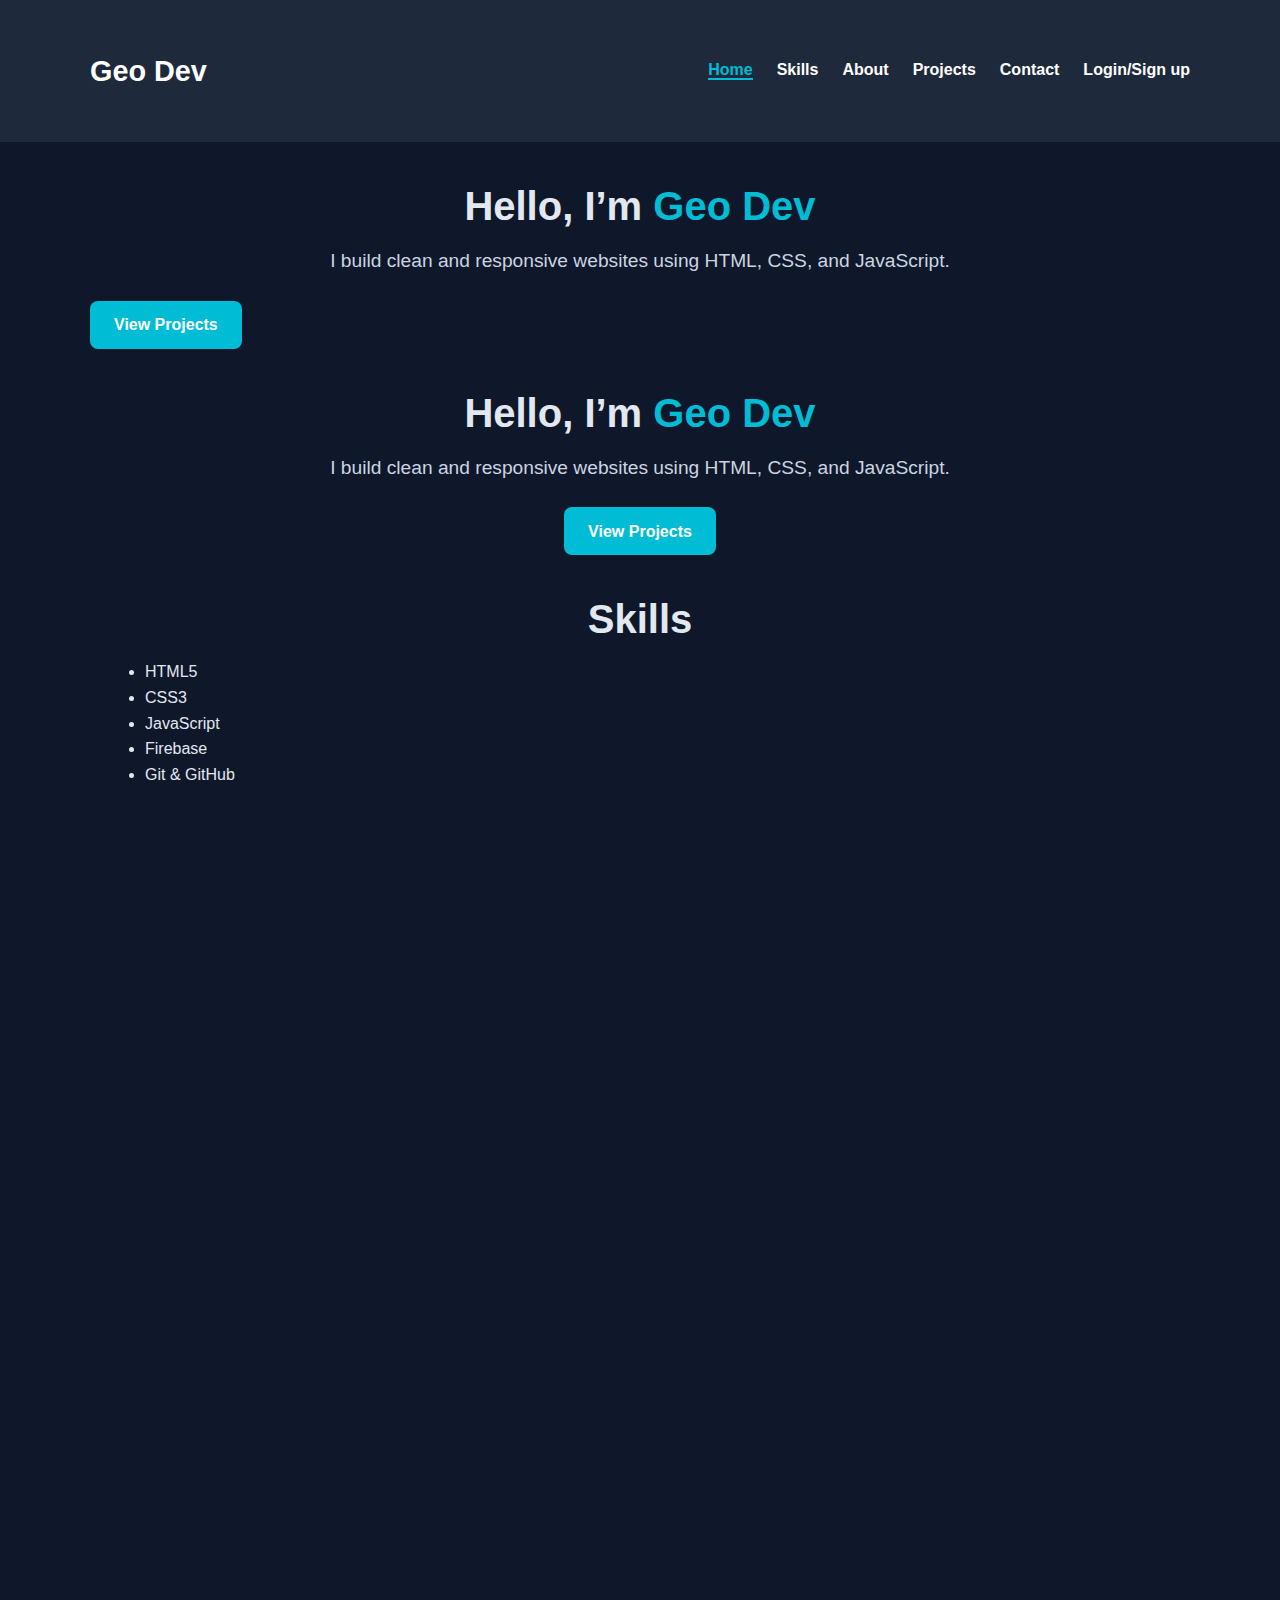
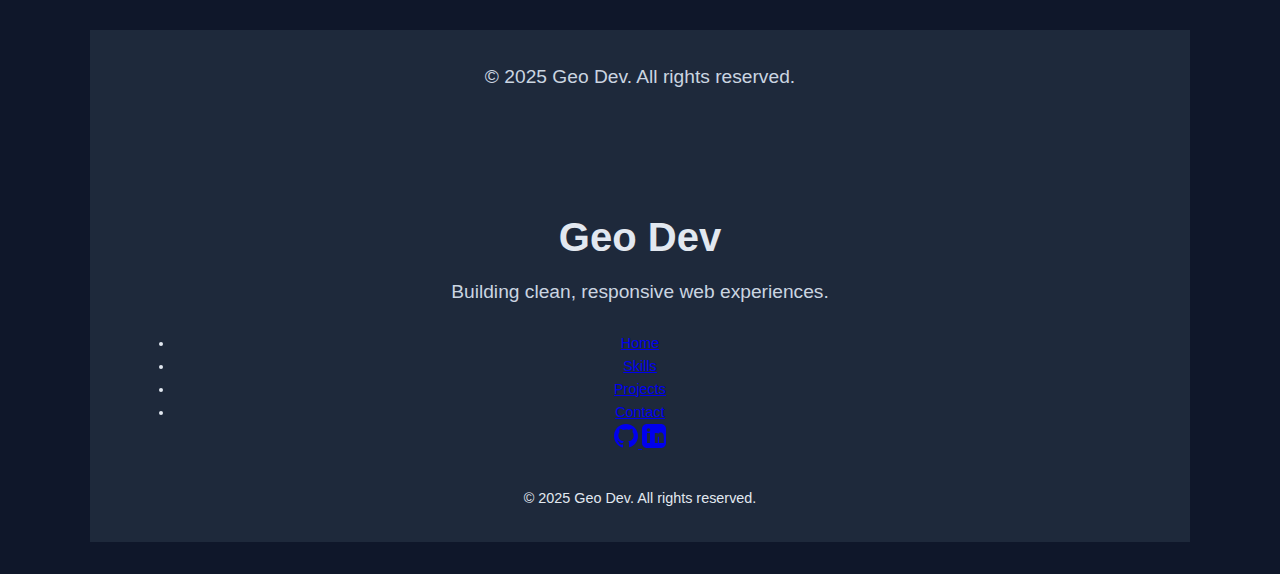
<file: index.html>
<!DOCTYPE html>
<html lang="en">
<head>
  <meta charset="UTF-8" />
  <meta name="viewport" content="width=device-width, initial-scale=1" />
  <title>Geo Dev | Portfolio</title>
  <style>
    * { box-sizing: border-box; margin: 0; padding: 0; }

    body {
      font-family: 'Segoe UI', Tahoma, Geneva, Verdana, sans-serif;
      background: #0f172a;
      color: #e2e8f0;
      line-height: 1.6;
      min-height: 100vh;
    }

    .container {
      width: 90%;
      max-width: 1100px;
      margin: 2rem auto;
    }

    #loader {
      position: fixed;
      inset: 0;
      background: #0f172a;
      display: flex;
      align-items: center;
      justify-content: center;
      z-index: 9999;
      transition: opacity 0.5s ease;
    }
    .spinner {
      width: 50px;
      height: 50px;
      border: 6px solid #334155;
      border-top-color: #00bcd4;
      border-radius: 50%;
      animation: spin 1s linear infinite;
    }
    @keyframes spin {
      to { transform: rotate(360deg); }
    }

    #offline-banner {
      background: #dc2626;
      color: white;
      text-align: center;
      padding: 0.8rem;
      position: fixed;
      width: 100%;
      top: 0;
      z-index: 10000;
    }

    header {
      background: #1e293b;
      color: white;
      padding: 1rem 0;
      position: sticky;
      top: 0;
      z-index: 999;
    }
    .header-container {
      display: flex;
      justify-content: space-between;
      align-items: center;
    }
    .logo {
      font-size: 1.8rem;
      font-weight: 700;
    }
    .nav-links {
      list-style: none;
      display: flex;
      gap: 1.5rem;
    }
    .nav-links a {
      color: white;
      text-decoration: none;
      font-weight: 600;
      transition: 0.3s;
      border-bottom: 2px solid transparent;
    }
    .nav-links a:hover,
    .nav-links a.active {
      color: #00bcd4;
      border-bottom-color: #00bcd4;
    }

    .btn {
      display: inline-block;
      background: #00bcd4;
      color: white;
      padding: 0.7rem 1.5rem;
      border-radius: 8px;
      text-decoration: none;
      font-weight: 600;
      transition: background 0.3s;
    }
    .btn:hover { background: #0097a7; }

    section { margin-top: 4rem; }

    #hero h2 {
      font-size: 2.5rem;
      margin-bottom: 0.5rem;
      text-align: center;
    }
    #hero p {
      text-align: center;
      font-size: 1.2rem;
      margin-bottom: 1.5rem;
      color: #cbd5e1;
    }
    .highlight { color: #00bcd4; }
    .center { text-align: center; }

    #skills ul.skills-list {
      display: flex;
      flex-wrap: wrap;
      gap: 1rem;
      list-style: none;
      margin-top: 1rem;
      justify-content: center;
    }
    .skills-list li {
      background: #1e3a5f;
      color: #e0f2fe;
      padding: 0.7rem 1.2rem;
      border-radius: 6px;
      font-weight: 600;
    }

    #projects .projects-grid {
      display: grid;
      grid-template-columns: repeat(auto-fit,minmax(280px,1fr));
      gap: 1.5rem;
      margin-top: 1rem;
    }
    .project-card {
      background: #1e293b;
      padding: 1.5rem;
      border-radius: 10px;
      box-shadow: 0 5px 15px rgba(0,0,0,0.2);
      color: #cbd5e1;
    }

    #contact p { margin: 0.5rem 0; font-size: 1.1rem; text-align: center; }
    #contact a { color: #00bcd4; text-decoration: none; }

    footer.footer {
      background: #1e293b;
      color: #e2e8f0;
      padding: 2rem 1rem 1rem;
      margin-top: 3rem;
      text-align: center;
      font-size: 0.9rem;
    }
#testimonials {
  margin-top: 4rem;
}
.testimonials-grid {
  display: grid;
  gap: 1.5rem;
  grid-template-columns: repeat(auto-fit, minmax(300px, 1fr));
  margin-top: 1rem;
}
.testimonial-card {
  background: #1e293b;
  padding: 1.5rem;
  border-radius: 10px;
  box-shadow: 0 4px 10px rgba(0, 0, 0, 0.2);
  color: #e2e8f0;
}
.testimonial-card p {
  font-style: italic;
  margin-bottom: 0.5rem;
}
.testimonial-card h4 {
  font-weight: 600;
  color: #00bcd4;
}

    /* Animation */
    .reveal {
      opacity: 0;
      transform: translateY(40px);
      transition: all 0.8s ease;
    }
    .reveal.active {
      opacity: 1;
      transform: translateY(0);
    }

    @media (max-width: 600px) {
      #hero h2 { font-size: 2rem; }
      .nav-links { flex-direction: column; gap: 1rem; }
    }
  </style>
</head>
<body>

  <!-- Loader -->
  <div id="loader"><div class="spinner"></div></div>
  <div id="offline-banner" hidden>🚫 You are offline</div>

  <!-- Header -->
  <header>
    <div class="container header-container">
      <h1 class="logo">Geo Dev</h1>
      <ul class="nav-links">
        <li><a href="#" class="active">Home</a></li>
        <li><a href="#skills">Skills</a></li>
        <a href="./pages/about.html">About </a>
        <li><a href="./pages/project.html">Projects</a></li>
        <li><a href="./pages/contact.html">Contact</a></li>
        <a href="./pages/login.html">Login/Sign up</a>
      </ul>
    </div>
  </header>

  <!-- Hero Section -->
  <section id="hero" class="container">
    <h2>Hello, I’m <span class="highlight">Geo Dev</span></h2>
    <p>I build clean and responsive websites using HTML, CSS, and JavaScript.</p>
    <a href="./pages/project.html" class="btn">View Projects</a>
  <!-- Hero -->
  <section id="hero" class="container reveal">
    <h2>Hello, I’m <span class="highlight">Geo Dev</span></h2>
    <p>I build clean and responsive websites using HTML, CSS, and JavaScript.</p>
    <div class="center">
      <a href="#projects" class="btn">View Projects</a>
    </div>
  </section>

  <!-- Skills -->
  <!-- Skills Section -->
  <section id="skills" class="container reveal" class="container">
    <h2 class="center">Skills</h2>
    <ul class="skills-list-list">
      <li>HTML5</li>
      <li>CSS3</li>
      <li>JavaScript</li>
      <li>Firebase</li>
      <li>Git & GitHub</li>
    </ul>
  </section>

  <!-- Projects -->
  <section id="projects" class="container reveal">
    <h2 class="center">Projects</h2>
    <div class="projects-grid">
      <div class="project-card">
        <h3>School Project</h3>
        <p>A responsive website hosted on Firebase Hosting.</p>
        <a href="#" class="btn">View Live</a>
      </div>

    </div>
    <!-- Testimonials -->
<section id="testimonials" class="container reveal">
  <h2 class="center">What People Say</h2>
  <div class="testimonials-grid">
    <div class="testimonial-card">
      <p>“Geo Dev transformed our outdated site into a fast, modern experience. Highly recommended!”</p>
      <h4>— JayD, His Teacher</h4>
    </div>
    <div class="testimonial-card">
      <p>“Working with Geo Dev was smooth and professional from start to finish. Excellent job!”</p>
      <h4>— Dushime M, His Teacher</h4>
    </div>
  </div>
</section>
<!-- love calculater -->


  </section>

  <!-- Contact -->
  <section id="contact" class="container reveal">
    <h2 class="center">Contact Me</h2>
    <p>Email: <a href="mailto:geovanipacis@gmail.com">geovanipacis@gmail.com</a></p>
    <p>
      <a href="#">GitHub</a> | <a href="#">LinkedIn</a>
    </p>
  </section>

  <!-- Footer -->
  <footer class="footer">
    <p>&copy; 2025 Geo Dev. All rights reserved.</p>
  <!-- Footer -->
  <footer class="footer">
    <div class="footer-content container">
      <div class="footer-brand">
        <h2>Geo Dev</h2>
        <p>Building clean, responsive web experiences.</p>
      </div>
      <nav class="footer-nav" aria-label="Footer navigation">
        <ul>
          <li><a href="#">Home</a></li>
          <li><a href="#skills">Skills</a></li>
          <li><a href="#projects">Projects</a></li>
          <li><a href="#contact">Contact</a></li>
        </ul>
      </nav>
      <div class="footer-social">
        <a href="https://github.com/yourgithub" target="_blank" rel="noopener noreferrer" aria-label="GitHub">
          <!-- GitHub SVG icon -->
          <svg width="24" height="24" fill="currentColor" viewBox="0 0 24 24" aria-hidden="true">
            <path d="M12 0C5.37 0 0 5.37 0 12c0 5.3 3.438 9.8 8.205 11.385.6.11.82-.26.82-.577v-2.23c-3.338.727-4.033-1.61-4.033-1.61-.546-1.385-1.333-1.754-1.333-1.754-1.09-.745.083-.73.083-.73 1.204.084 1.838 1.236 1.838 1.236 1.07 1.833 2.807 1.303 3.492.997.107-.775.418-1.304.76-1.604-2.665-.3-5.466-1.335-5.466-5.935 0-1.31.47-2.38 1.236-3.22-.124-.302-.536-1.52.116-3.17 0 0 1.008-.322 3.3 1.23a11.5 11.5 0 013.003-.404c1.02.005 2.045.138 3.003.404 2.29-1.552 3.297-1.23 3.297-1.23.653 1.65.242 2.868.12 3.17.77.84 1.234 1.91 1.234 3.22 0 4.61-2.807 5.63-5.48 5.924.43.37.823 1.103.823 2.222v3.293c0 .32.218.694.825.576C20.565 21.796 24 17.295 24 12c0-6.63-5.373-12-12-12z"/>
          </svg>
        </a>
        <a href="https://linkedin.com/in/yourprofile" target="_blank" rel="noopener noreferrer" aria-label="LinkedIn">
          <!-- LinkedIn SVG icon -->
          <svg width="24" height="24" fill="currentColor" viewBox="0 0 24 24" aria-hidden="true">
            <path d="M19 0h-14c-2.761 0-5 2.239-5 5v14c0 2.761 2.239 5 5 5h14c2.761 0 5-2.239 5-5v-14c0-2.761-2.239-5-5-5zm-11 19h-3v-10h3v10zm-1.5-11.25c-.966 0-1.75-.804-1.75-1.75s.784-1.75 1.75-1.75 1.75.804 1.75 1.75-.784 1.75-1.75 1.75zm13.5 11.25h-3v-5.5c0-1.32-1.2-1.25-1.2 0v5.5h-3v-10h3v1.36c1.396-2.586 6-2.777 6 2.476v6.164z"/>
          </svg>
        </a>
      </div>
    </div>
    <div class="footer-bottom">&copy; 2025 Geo Dev. All rights reserved.</div>
  </footer>

  <!-- Scripts -->
  <script>
    // Loader
    window.addEventListener('load', () => {
      document.getElementById('loader').style.opacity = 0;
      setTimeout(() => document.getElementById('loader').style.display = 'none', 500);
    });

    // Offline banner
    function updateOnlineStatus() {
      const banner = document.getElementById('offline-banner');
      banner.hidden = navigator.onLine;
    }
    window.addEventListener('online', updateOnlineStatus);
    window.addEventListener('offline', updateOnlineStatus);
    updateOnlineStatus();

    // Scroll Reveal
    function revealOnScroll() {
      document.querySelectorAll('.reveal').forEach((el) => {
        const windowHeight = window.innerHeight;
        const elementTop = el.getBoundingClientRect().top;
        if (elementTop < windowHeight - 100) {
          el.classList.add("active");
        }
      });
    }
    window.addEventListener("scroll", revealOnScroll);
    window.addEventListener("load", revealOnScroll);
  </script>
</body>
</html>
</file>
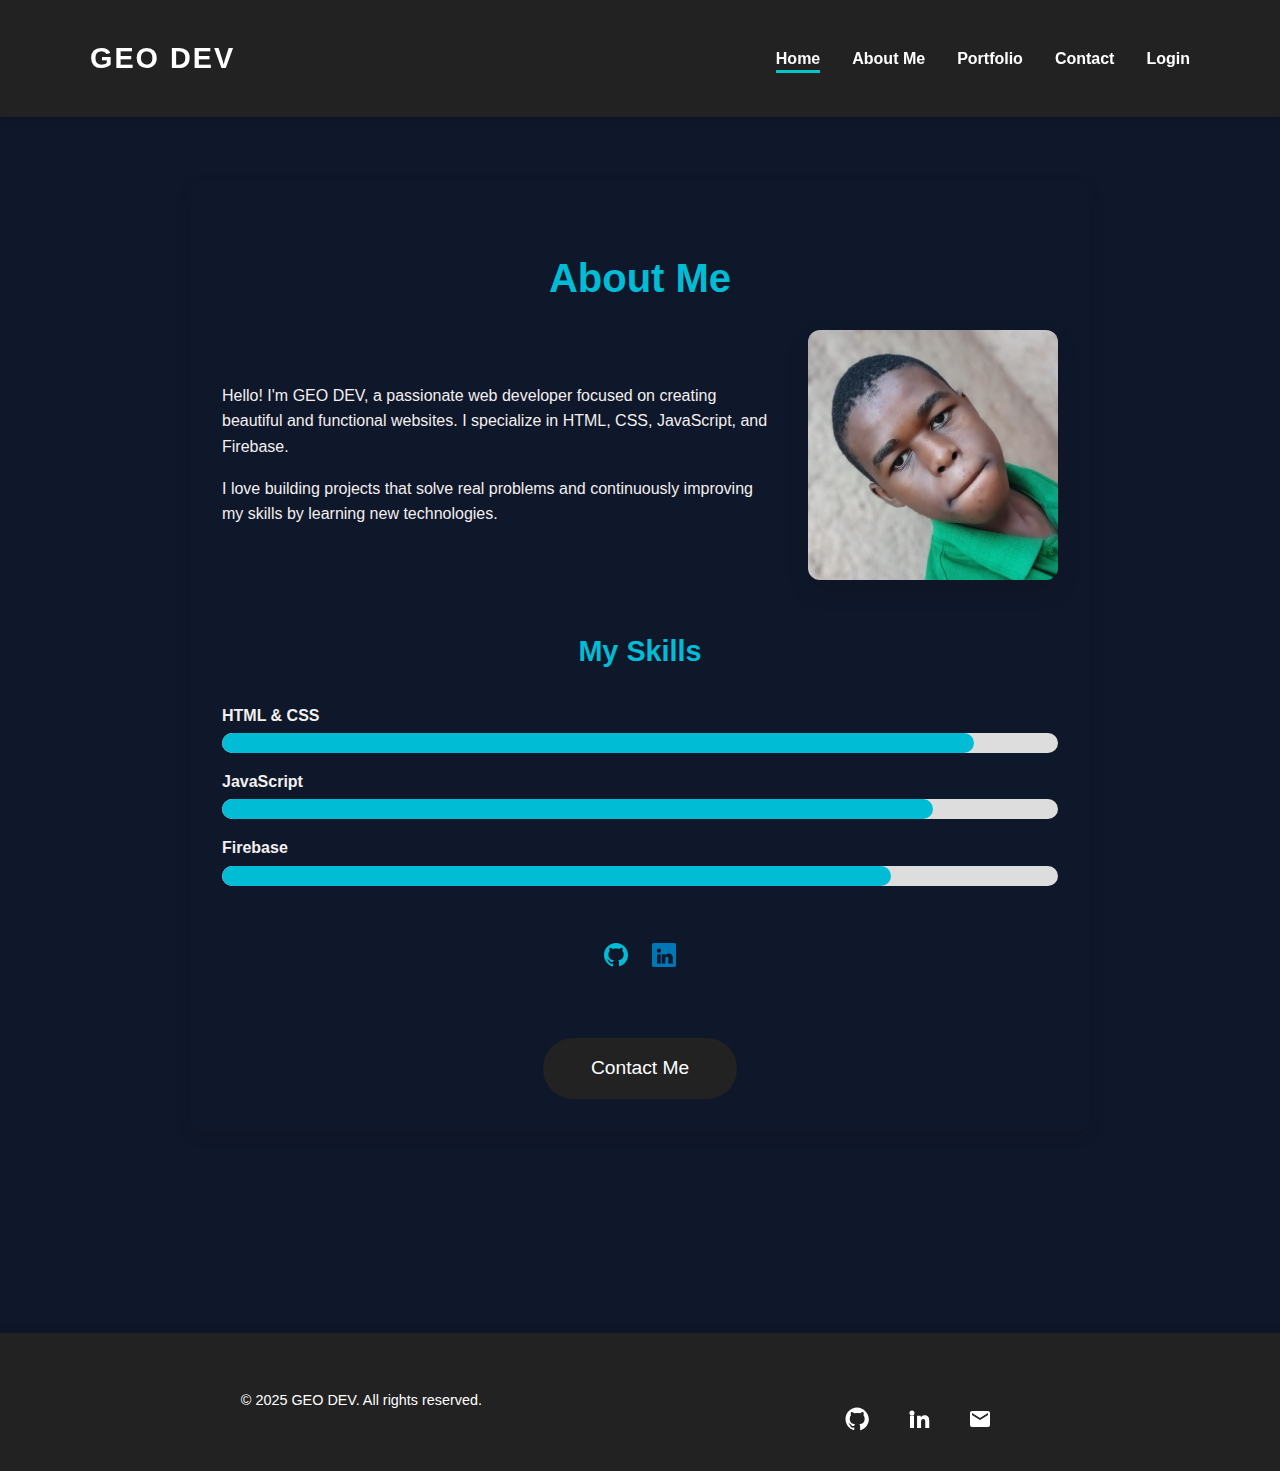
<file: pages/about.html>
<!DOCTYPE html>
<html lang="en">
<head>
  <meta charset="UTF-8" />
  <meta name="viewport" content="width=device-width, initial-scale=1" />
  <title>About Me</title>
  <style>
    body {
      font-family:Verdana, Geneva, Tahoma, sans-serif;
      margin: 0;
      background: #0f172a;
      color: #f3efef;
      line-height: 1.6;
    }
    .container {
      max-width: 900px;
      margin: 4em auto;
      padding: 0 1em;
    }
    .about-section {
      background: #0f172a;
      padding: 2em;
      border-radius: 12px;
      box-shadow: 0 5px 15px rgba(0, 0, 0, 0.1);
      opacity: 0;
      transform: translateY(50px);
      transition: all 0.8s ease-out;
    }
    .about-section.visible {
      opacity: 1;
      transform: translateY(0);
    }
    .about-title {
      font-size: 2.5em;
      color: #00bcd4;
      margin-bottom: 0.5em;
      text-align: center;
    }
    .about-content {
      display: flex;
      gap: 2em;
      flex-wrap: wrap;
      align-items: center;
      justify-content: center;
    }
    .about-text {
      flex: 1 1 300px;
    }
    .about-text p {
      margin-bottom: 1em;
    }
    .about-img {
      flex: 1 1 250px;
      max-width: 250px;
      border-radius: 12px;
      box-shadow: 0 10px 25px rgba(0, 0, 0, 0.1);
      transition: transform 0.5s ease;
    }
    .about-img:hover {
      transform: scale(1.05);
    }
    /* Skills section */
    .skills {
      margin-top: 3em;
    }
    .skills h3 {
      font-size: 1.8em;
      color: #00bcd4;
      margin-bottom: 1em;
      text-align: center;
    }
    .skill {
      margin-bottom: 1em;
    }
    .skill-name {
      font-weight: 600;
      margin-bottom: 0.3em;
    }
    .skill-bar {
      background: #ddd;
      border-radius: 20px;
      overflow: hidden;
      height: 20px;
    }
    .skill-progress {
      height: 100%;
      width: 0;
      background: #00bcd4;
      border-radius: 20px;
      transition: width 2s ease;
    }
    /* Social media icons */
    .social-links {
      margin-top: 3em;
      text-align: center;
    }
    .social-links a {
      margin: 0 10px;
      display: inline-block;
      color: #00bcd4;
      font-size: 1.8em;
      text-decoration: none;
      transition: color 0.3s ease;
    }
    .social-links a:hover {
      color: #007b8a;
    }
    /* Contact button */
    .contact-btn {
      display: block;
      margin: 3em auto 0;
      padding: 0.8em 2.5em;
      font-size: 1.2em;
      color: white;
      background: #222;
      border: none;
      border-radius: 30px;
      cursor: pointer;
      transition: background 0.3s ease;
      text-align: center;
      text-decoration: none;
      width: max-content;
    }
    .contact-btn:hover {
      background: #222;
    }
    /* Responsive */
    @media (max-width: 600px) {
      .about-content {
        flex-direction: column;
        text-align: center;
      }
      .about-img {
        max-width: 80%;
        margin: 0 auto;
      }
    }
    
/* Header Styling */
#main-header {
  background-color: #222;
  color: white;
  padding: 1em 0;
  box-shadow: 0 3px 8px rgba(0, 0, 0, 0.15);
  position: sticky;
  top: 0;
  z-index: 1000;
}

#main-header .container {
  max-width: 1100px;
  margin: 0 auto;
  padding: 0 1.5em;
  display: flex;
  align-items: center;
  justify-content: space-between;
}

#main-header h1 {
  font-size: 1.8em;
  font-weight: 700;
  letter-spacing: 2px;
  cursor: default;
}

#main-header nav ul {
  list-style: none;
  display: flex;
  gap: 2em;
  margin: 0;
  padding: 0;
}

#main-header nav ul li a {
  color: white;
  text-decoration: none;
  font-weight: 600;
  transition: color 0.3s ease;
  padding-bottom: 3px;
  border-bottom: 3px solid transparent;
}

#main-header nav ul li a:hover,
#main-header nav ul li a.active {
  color: #f9f9f9;
  border-bottom-color: #04c6c6;
}

/* Responsive: stack nav on small screens */
@media (max-width: 600px) {
  #main-header .container {
    flex-direction: column;
    gap: 0.5em;
  }
  
  #main-header nav ul {
    flex-direction: column;
    gap: 1em;
  }
}


/* Footer Styling */
#main-footer {
  background-color: #222;
  color: white;
  padding: 1.8em 1em;
  box-shadow: 0 -3px 8px rgba(0, 0, 0, 0.1);
  text-align: center;
  font-size: 0.9em;
  margin-top: 14em;
  height: 6em;
}
#main-footer .container {
  max-width: 1100px;
  margin: 0 auto;
  display: flex;
  justify-content: space-between;
  align-items: center;
  flex-wrap: wrap;
  gap: 1em;
}

#main-footer p {
  margin: 0;
  flex: 1 1 200px;
}

#main-footer .social-links {
  display: flex;
  gap: 1.2em;
  flex: 1 1 200px;
  justify-content: center;
}

#main-footer .social-links a {
  color: white;
  transition: color 0.3s ease;
}

#main-footer .social-links a:hover {
  color: #004d4d;
}

@media (max-width: 600px) {
  #main-footer .container {
    flex-direction: column;
  }
}
/* Extra Responsive Tweaks */
@media (max-width: 900px) {
  .container {
    max-width: 98vw;
    padding: 0 0.5em;
  }
  .about-title {
    font-size: 2em;
  }
  .skills h3 {
    font-size: 1.3em;
  }
}

@media (max-width: 400px) {
  .about-title {
    font-size: 1.3em;
  }
  .skills h3 {
    font-size: 1em;
  }
  .contact-btn {
    font-size: 1em;
    padding: 0.6em 1.5em;
  }
  #main-header h1 {
    font-size: 1.1em;
  }
  #main-footer {
    font-size: 0.8em;
    padding: 1em 0.5em;
  }
}
  </style>
</head>
<body>
 <header id="main-header">
  <div class="container">
    <h1>GEO DEV</h1>
    <nav>
      <ul>
        <li><a href="/index.html" class="active">Home</a></li>
        <li><a href="./about.html">About Me</a></li>
        <li><a href="./project.html">Portfolio</a></li>
        <li><a href="./contact.html">Contact</a></li>
        <li><a href="./login.html">Login</a></li>
      </ul>
    </nav>
  </div>
</header>
  <div class="container">
    <section class="about-section" id="about">
      <h2 class="about-title">About Me</h2>
      <div class="about-content">
        <div class="about-text">
          <p>Hello! I'm GEO DEV, a passionate web developer focused on creating beautiful and functional websites. I specialize in HTML, CSS, JavaScript, and Firebase.</p>
          <p>I love building projects that solve real problems and continuously improving my skills by learning new technologies.</p>
        </div>
        <img src="/assets/paci.png" alt="GEO DEV Portrait" class="about-img" />
      </div>

      <div class="skills">
        <h3>My Skills</h3>
        <div class="skill">
          <div class="skill-name">HTML & CSS</div>
          <div class="skill-bar"><div class="skill-progress" data-progress="90%"></div></div>
        </div>
        <div class="skill">
          <div class="skill-name">JavaScript</div>
          <div class="skill-bar"><div class="skill-progress" data-progress="85%"></div></div>
        </div>
        <div class="skill">
          <div class="skill-name">Firebase</div>
          <div class="skill-bar"><div class="skill-progress" data-progress="80%"></div></div>
        </div>
      </div>

      <div class="social-links">
        <a href="https://github.com/geo123-ter" target="_blank" aria-label="GitHub" title="GitHub">
          <svg height="24" width="24" fill="currentColor" viewBox="0 0 24 24" ><path d="M12 0C5.37 0 0 5.373 0 12c0 5.303 3.438 9.8 8.207 11.387.6.113.82-.258.82-.577v-2.234c-3.338.726-4.033-1.613-4.033-1.613-.546-1.387-1.333-1.757-1.333-1.757-1.09-.745.083-.729.083-.729 1.205.085 1.84 1.236 1.84 1.236 1.07 1.834 2.81 1.304 3.495.997.108-.775.418-1.305.76-1.606-2.665-.304-5.466-1.337-5.466-5.933 0-1.312.467-2.382 1.236-3.222-.124-.303-.535-1.523.117-3.176 0 0 1.008-.322 3.3 1.23.957-.266 1.983-.399 3.003-.404 1.02.005 2.047.138 3.006.404 2.29-1.552 3.296-1.23 3.296-1.23.654 1.653.243 2.873.12 3.176.77.84 1.236 1.91 1.236 3.222 0 4.61-2.804 5.625-5.475 5.922.43.37.81 1.1.81 2.22v3.293c0 .32.217.694.825.576C20.565 21.796 24 17.298 24 12c0-6.627-5.373-12-12-12z"/></svg>
        </a>
        <a href="https://linkedin.com/in/geo123-ter" target="_blank" aria-label="LinkedIn" title="LinkedIn" style="color:#0077b5;">
          <svg height="24" width="24" fill="currentColor" viewBox="0 0 24 24" ><path d="M22.23 0H1.77C.792 0 0 .774 0 1.728v20.543C0 23.227.792 24 1.77 24h20.46c.978 0 1.77-.773 1.77-1.728V1.728C24 .774 23.208 0 22.23 0zm-13.5 20.452H5.08v-9.318h3.65v9.318zm-1.825-10.62a2.12 2.12 0 110-4.241 2.12 2.12 0 010 4.241zm13.113 10.62h-3.65v-4.812c0-1.15-.41-1.937-1.44-1.937-.785 0-1.252.527-1.457 1.038-.075.182-.093.436-.093.692v5.019h-3.65v-9.318h3.65v1.268c.485-.75 1.351-1.815 3.287-1.815 2.398 0 4.196 1.566 4.196 4.933v5.652z"/></svg>
        </a>
      </div>

      <a href="#contact" class="contact-btn">Contact Me</a>
    </section>
  </div>
<!-- footer -->
<footer id="main-footer">
  <div class="container">
    <p>© 2025 GEO DEV. All rights reserved.</p>
    <div class="social-links">
      <a href="https://github.com/geo123-ter" target="_blank" aria-label="GitHub" rel="noopener noreferrer">
        <svg xmlns="http://www.w3.org/2000/svg" width="24" height="24" fill="white" viewBox="0 0 24 24"><path d="M12 .5C5.73.5.5 5.74.5 12.02c0 5.15 3.34 9.52 7.98 11.06.58.11.79-.25.79-.56 0-.28-.01-1.02-.02-2-3.24.7-3.92-1.56-3.92-1.56-.53-1.34-1.3-1.7-1.3-1.7-1.06-.72.08-.71.08-.71 1.18.08 1.8 1.21 1.8 1.21 1.04 1.79 2.74 1.27 3.4.97.11-.76.41-1.27.75-1.56-2.59-.3-5.31-1.3-5.31-5.77 0-1.28.46-2.32 1.21-3.14-.12-.3-.52-1.52.11-3.18 0 0 .98-.31 3.22 1.2a11.21 11.21 0 012.93-.39c.99.01 1.99.13 2.93.39 2.23-1.51 3.21-1.2 3.21-1.2.63 1.66.23 2.88.11 3.18.75.82 1.2 1.86 1.2 3.14 0 4.48-2.73 5.46-5.33 5.75.42.36.79 1.08.79 2.18 0 1.58-.01 2.85-.01 3.24 0 .31.2.67.8.56 4.64-1.54 7.97-5.91 7.97-11.06C23.5 5.74 18.27.5 12 .5z"/></svg>
      </a>
      <a href="https://linkedin.com/in/geo-dev" target="_blank" aria-label="LinkedIn" rel="noopener noreferrer">
        <svg xmlns="http://www.w3.org/2000/svg" width="24" height="24" fill="white" viewBox="0 0 24 24"><path d="M4.98 3.5a2.5 2.5 0 110 5 2.5 2.5 0 010-5zM3 8.75h4v12.25h-4V8.75zM10 8.75h3.75v1.6h.05a4.1 4.1 0 013.7-2c4 0 4.75 2.62 4.75 6v6.6h-4v-5.8c0-1.38-.03-3.17-1.94-3.17-1.94 0-2.24 1.52-2.24 3.08v5.9h-4V8.75z"/></svg>
      </a>
      <a href="mailto:geovanipacis@gmail.com" aria-label="Email">
        <svg xmlns="http://www.w3.org/2000/svg" width="24" height="24" fill="white" viewBox="0 0 24 24"><path d="M20 4H4c-1.1 0-2 .9-2 2v12a2 2 0 002 2h16a2 2 0 002-2V6c0-1.1-.9-2-2-2zm0 4-8 5-8-5V6l8 5 8-5v2z"/></svg>
      </a>
    </div>
  </div>
</footer>
  <script>
    // Animate about section on scroll
    function revealSection() {
      const section = document.querySelector('.about-section');
      const triggerPoint = window.innerHeight * 0.8;
      const sectionTop = section.getBoundingClientRect().top;

      if (sectionTop < triggerPoint) {
        section.classList.add('visible');
        animateSkills();
        window.removeEventListener('scroll', revealSection);
      }
    }

    // Animate skill bars width
    function animateSkills() {
      const skillBars = document.querySelectorAll('.skill-progress');
      skillBars.forEach(bar => {
        const progress = bar.getAttribute('data-progress');
        bar.style.width = progress;
      });
    }

    window.addEventListener('scroll', revealSection);
    window.addEventListener('load', revealSection);
  </script>

</body>
</html>
</file>
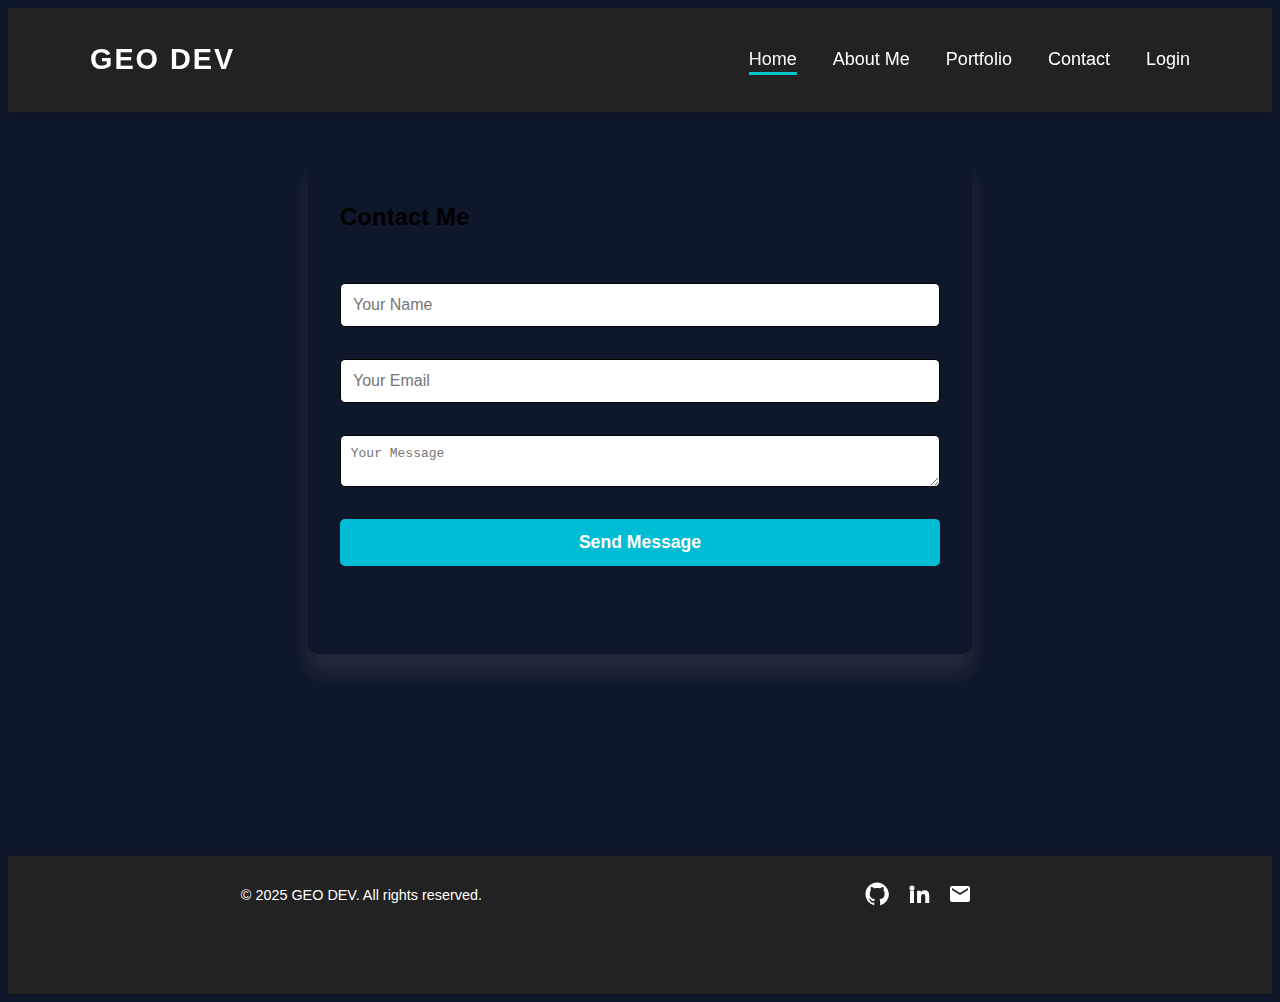
<file: pages/contact.html>
<!DOCTYPE html>
<html lang="en">
<head>
    <meta charset="UTF-8">
    <meta name="viewport" content="width=device-width, initial-scale=1.0">
    <title>Contact</title>
    <style>
      body

{
  font-family: Verdana, Geneva, Tahoma, sans-serif;
  background: #0f172a;
}
        /* Contact Form Styles */
#contactForm {
  max-width: 600px;
  margin: 1em auto;
  display: flex;
  flex-direction: column;
  box-shadow: 0 20px 20px rgba(218, 215, 215, 0.1);
  padding: 2em;
  /* background-color: ; */
  border-radius: 10px;
  gap: 2em;
  margin-top: 40px;
}

#contactForm input,
#contactForm textarea {
  padding: 0.75em;
  border: 1px solid #000000;
  border-radius: 5px;
  font-size: 1em;
  resize: vertical;
  transition: border-color 0.3s ease, box-shadow 0.3s ease;
color: #000000;
}

#contactForm input:focus,
#contactForm textarea:focus {
  outline: none;
  border-color: #00bcd4;
  box-shadow: 0 0 5px #00bcd4;
}

#contactForm button {
  background-color: #00bcd4;
  color: white;
  font-weight: bold;
  border: none;
  padding: 0.75em;
  border-radius: 5px;
  cursor: pointer;
  font-size: 1.1em;
  transition: background-color 0.3s ease;
}

#contactForm button:hover {
  background-color: #0097a7;
}

#responseMessage {
  text-align: center;
  font-weight: bold;
  margin-top: 0.5em;
  color: green;
}

/* Header Styling */
#main-header {
  background-color: #222;
  color: white;
  padding: 1em 0;
  box-shadow: 0 3px 8px rgba(0, 0, 0, 0.15);
  position: sticky;
  top: 0;
  z-index: 1000;
}

#main-header .container {
  max-width: 1100px;
  margin: 0 auto;
  padding: 0 1.5em;
  display: flex;
  align-items: center;
  justify-content: space-between;
}

#main-header h1 {
  font-size: 1.8em;
  font-weight: 700;
  letter-spacing: 2px;
  cursor: default;
}

#main-header nav ul {
  list-style: none;
  display: flex;
  gap: 2em;
  margin: 0;
  padding: 0;
  font-size: 18px;
  margin-left: 20px;
}

#main-header nav ul li a {
  color: white;
  text-decoration: none;
  transition: color 0.3s ease;
  padding-bottom: 3px;
  border-bottom: 3px solid transparent;
}

#main-header nav ul li a:hover,
#main-header nav ul li a.active {
  color: #f9f9f9;
  border-bottom-color: #04c6c6;
}

/* Responsive: stack nav on small screens */
@media (max-width: 600px) {
  #main-header .container {
    flex-direction: column;
    gap: 0.5em;
  }
  
  #main-header nav ul {
    flex-direction: column;
    gap: 1em;
  }
}

/* Footer Styling */
#main-footer {
  background-color: #222;
  color: white;
  padding: 1.8em 1em;
  box-shadow: 0 -3px 8px rgba(0, 0, 0, 0.1);
  text-align: center;
  font-size: 0.9em;
  margin-top: 14em;
  height: 6em;
}
#main-footer .container {
  max-width: 1100px;
  margin: 0 auto;
  display: flex;
  justify-content: space-between;
  align-items: center;
  flex-wrap: wrap;
  gap: 1em;
}

#main-footer p {
  margin: 0;
  flex: 1 1 200px;
}

#main-footer .social-links {
  display: flex;
  gap: 1.2em;
  flex: 1 1 200px;
  justify-content: center;
}

#main-footer .social-links a {
  color: white;
  transition: color 0.3s ease;
}

#main-footer .social-links a:hover {
  color: #004d4d;
}

@media (max-width: 600px) {
  #main-footer .container {
    flex-direction: column;
  }
}
/* media querry */
@media (max-width: 900px) {
  #contactForm {
    max-width: 95%;
    padding: 1em;
    gap: 1em;
  }
  #main-header .container,
  #main-footer .container {
    max-width: 98%;
    padding: 0 0.5em;
  }
}

@media (max-width: 600px) {
  #contactForm h2 {
    font-size: 1.2em;
  }
  #contactForm input,
  #contactForm textarea {
    font-size: 0.95em;
  }
  #main-header h1 {
    font-size: 1.2em;
  }
  #main-footer {
    font-size: 0.8em;
    padding: 1em 0.5em;
    height: auto;
    margin-top: 5em;
  }
  #main-footer .social-links svg {
    width: 20px;
    height: 20px;
  }
}
    </style>
</head>
<body>
    <header id="main-header">
  <div class="container">
    <h1>GEO DEV</h1>
    <nav>
      <ul>
        <li><a href="/index.html" class="active">Home</a></li>
        <li><a href="about.html">About Me</a></li>
        <li><a href="project.html">Portfolio</a></li>
        <li><a href="contact.html">Contact</a></li>
        <li><a href="login.html">Login</a></li>
      </ul>
    </nav>
  </div>
</header>

<form id="contactForm">
    <h2>Contact Me</h2>
  <input type="text" id="name" placeholder="Your Name" required />
  <input type="email" id="email" placeholder="Your Email" required />
  <textarea id="message" placeholder="Your Message" required></textarea>
  <button type="submit">Send Message</button>
  <p id="responseMessage" style="color: green;"></p>
</form>
<!-- footer -->
<footer id="main-footer">
  <div class="container">
    <p>© 2025 GEO DEV. All rights reserved.</p>
    <div class="social-links">
      <a href="https://github.com/geo123-ter" target="_blank" aria-label="GitHub" rel="noopener noreferrer">
        <svg xmlns="http://www.w3.org/2000/svg" width="24" height="24" fill="white" viewBox="0 0 24 24"><path d="M12 .5C5.73.5.5 5.74.5 12.02c0 5.15 3.34 9.52 7.98 11.06.58.11.79-.25.79-.56 0-.28-.01-1.02-.02-2-3.24.7-3.92-1.56-3.92-1.56-.53-1.34-1.3-1.7-1.3-1.7-1.06-.72.08-.71.08-.71 1.18.08 1.8 1.21 1.8 1.21 1.04 1.79 2.74 1.27 3.4.97.11-.76.41-1.27.75-1.56-2.59-.3-5.31-1.3-5.31-5.77 0-1.28.46-2.32 1.21-3.14-.12-.3-.52-1.52.11-3.18 0 0 .98-.31 3.22 1.2a11.21 11.21 0 012.93-.39c.99.01 1.99.13 2.93.39 2.23-1.51 3.21-1.2 3.21-1.2.63 1.66.23 2.88.11 3.18.75.82 1.2 1.86 1.2 3.14 0 4.48-2.73 5.46-5.33 5.75.42.36.79 1.08.79 2.18 0 1.58-.01 2.85-.01 3.24 0 .31.2.67.8.56 4.64-1.54 7.97-5.91 7.97-11.06C23.5 5.74 18.27.5 12 .5z"/></svg>
      </a>
      <a href="https://linkedin.com/in/geo-dev" target="_blank" aria-label="LinkedIn" rel="noopener noreferrer">
        <svg xmlns="http://www.w3.org/2000/svg" width="24" height="24" fill="white" viewBox="0 0 24 24"><path d="M4.98 3.5a2.5 2.5 0 110 5 2.5 2.5 0 010-5zM3 8.75h4v12.25h-4V8.75zM10 8.75h3.75v1.6h.05a4.1 4.1 0 013.7-2c4 0 4.75 2.62 4.75 6v6.6h-4v-5.8c0-1.38-.03-3.17-1.94-3.17-1.94 0-2.24 1.52-2.24 3.08v5.9h-4V8.75z"/></svg>
      </a>
      <a href="mailto:geovanipacis@gmail.com" aria-label="Email">
        <svg xmlns="http://www.w3.org/2000/svg" width="24" height="24" fill="white" viewBox="0 0 24 24"><path d="M20 4H4c-1.1 0-2 .9-2 2v12a2 2 0 002 2h16a2 2 0 002-2V6c0-1.1-.9-2-2-2zm0 4-8 5-8-5V6l8 5 8-5v2z"/></svg>
      </a>
    </div>
  </div>
</footer>


<script>
  
<!-- Firebase SDK -->
 import { initializeApp } from "https://www.gstatic.com/firebasejs/11.8.1/firebase-app.js";
  import { getAnalytics } from "https://www.gstatic.com/firebasejs/11.8.1/firebase-analytics.js";

 
  const firebaseConfig = {
    apiKey: "AIzaSyDG0F8rwOJR16zrSQ-IzLzeVReh2Rbijew",
    authDomain: "grje-826aa.firebaseapp.com",
    projectId: "grje-826aa",
    storageBucket: "grje-826aa.firebasestorage.app",
    messagingSenderId: "921820485987",
    appId: "1:921820485987:web:f8c639d40ebfee2d285b56",
    measurementId: "G-7MPJVKYT7M"
  };

  // 2. Initialize Firebase
  const app = firebase.initializeApp(firebaseConfig);
  const db = firebase.firestore();

  // 3. Form submit
  document.getElementById("contactForm").addEventListener("submit", function (e) {
    e.preventDefault();

    const name = document.getElementById("name").value;
    const email = document.getElementById("email").value;
    const message = document.getElementById("message").value;

    db.collection("contacts").add({
      name: name,
      email: email,
      message: message,
      timestamp: new Date()
    })
    .then(() => {
      document.getElementById("responseMessage").textContent = "Message sent!";
      document.getElementById("contactForm").reset();
    })
    .catch(error => {
      document.getElementById("responseMessage").textContent = "Error sending message.";
      console.error("Error:", error);
    });
  });
</script>

</body>
</html>
</file>
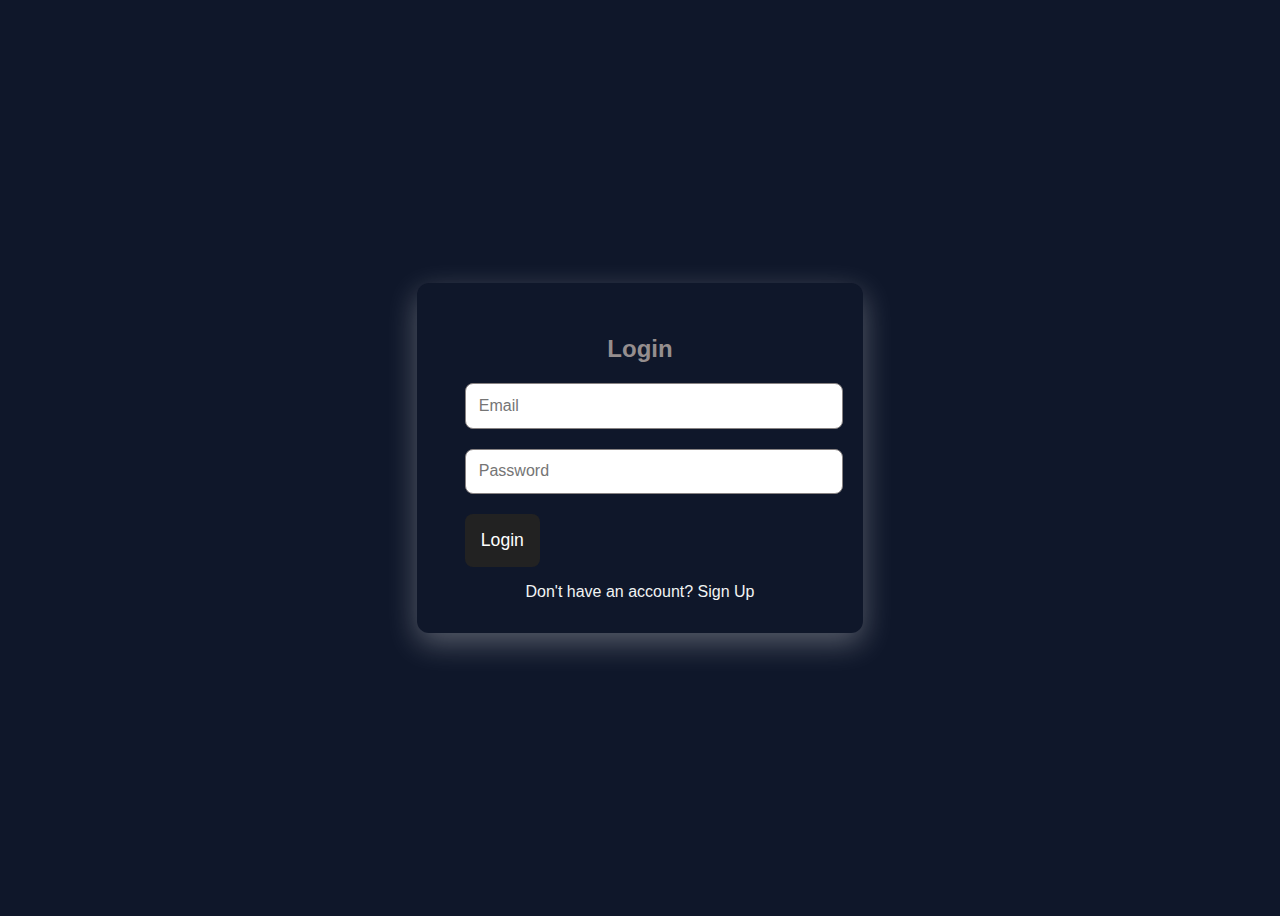
<file: pages/login.html>
<!DOCTYPE html>
<html lang="en">
<head>
<meta charset="UTF-8" />
<meta name="viewport" content="width=device-width, initial-scale=1" />
<title>LocalStorage Signup & Login</title>
<style>
  body {
    font-family:Verdana, Geneva, Tahoma, sans-serif;
    background: #0f172a;
    display: flex;
    justify-content: center;
    align-items: center;
    height: 100vh;
  }
  .container {
    background:#0f172a;
    padding: 2em 3em;
    border-radius: 12px;
    box-shadow: 0 10px 30px rgba(255, 255, 255, 0.3);
    width: 350px;
  }
  h2 {
    text-align: center;
    color: #958e8e;
  }
  form {
    display: flex;
    flex-direction: column;
    gap: 1em;
    margin-top: 1em;
  }
  input {
    width: 100%;
    padding: 0.8em;
    font-size: 1em;
    border-radius: 8px;
    border: 1.5px solid #878282;
    transition: border-color 0.3s ease;
    margin-bottom: 20px;
  }
  input:focus {
    outline: none;
    border-color: #000000;
  }
  button {
    background: #222;
    color: white;
    border: none;
    padding: 0.9em;
    font-size: 1.1em;
    border-radius: 8px;
    cursor: pointer;
    transition: background 0.3s ease;
  }
  button:hover {
    background: #007b8a;
  }
  .message {
    margin-top: 1em;
    font-size: 0.9em;
    color: #ff1900d3;
    text-align: center;
  }
  .success {
    color: #00ff6a;
  }
  .toggle-link {
    color: #f2f4f4;
    cursor: pointer;
    text-align: center;
    margin-top: 1em;
    user-select: none;
  }
  .welcome {
    text-align: center;
    color: green;
    font-weight: bold;
    margin-bottom: 1em;
  }
  @media (max-width: 500px) {
    .container {
      width: 95vw;
      padding: 1em 0.5em;
      box-sizing: border-box;
    }
    h2 {
      font-size: 1.3em;
    }
    input, button {
      font-size: 1em;
      padding: 0.7em;
    }
  }
</style>
</head>
<body>

<div class="container">

  <div id="welcomeMsg" class="welcome" style="display:none;"></div>

  <form id="signupForm" style="display:none;">
    <h2>Sign Up</h2>
    <input type="text" id="signupUsername" placeholder="Username" required />
    <input type="email" id="signupEmail" placeholder="Email" required />
    <input type="text" id="signupPhone" placeholder="Phone Number" pattern="[0-9]{10}" title="Please enter a valid 10-digit phone number." maxlength="10" required />
    <input type="password" id="signupPassword" placeholder="Password" minlength="6" required />
    <input type="password" id="signupConfirmPassword" placeholder="Confirm Password" minlength="6" required />
    <button type="submit">Register</button>
    <div class="message" id="signupMessage"></div>
    <div class="toggle-link" id="toLogin">Already have an account? Login</div>
  </form>

  <form id="loginForm">
    <h2>Login</h2>
    <input type="email" id="loginEmail" placeholder="Email" required />
    <input type="password" id="loginPassword" placeholder="Password" minlength="6" required />
    <button type="submit">Login</button>
    <div class="message" id="loginMessage"></div>
    <div class="toggle-link" id="toSignup">Don't have an account? Sign Up</div>
  </form>

  <button id="logoutBtn" style="display:none; margin-top: 1em; width: 100%; background: #e74c3c;">Logout</button>

</div>

<script>
  const signupForm = document.getElementById('signupForm');
  const loginForm = document.getElementById('loginForm');
  const signupMessage = document.getElementById('signupMessage');
  const loginMessage = document.getElementById('loginMessage');
  const toSignup = document.getElementById('toSignup');
  const toLogin = document.getElementById('toLogin');
  const welcomeMsg = document.getElementById('welcomeMsg');
  const logoutBtn = document.getElementById('logoutBtn');

  // Toggle forms
  toSignup.addEventListener('click', () => {
    loginForm.style.display = 'none';
    signupForm.style.display = 'block';
    signupMessage.textContent = '';
    loginMessage.textContent = '';
  });
  toLogin.addEventListener('click', () => {
    signupForm.style.display = 'none';
    loginForm.style.display = 'block';
    signupMessage.textContent = '';
    loginMessage.textContent = '';
  });

  //  get users object from localStorage or create empty
  function getUsers() {
    return JSON.parse(localStorage.getItem('users') || '{}');
  }

  //save users object to localStorage
  function saveUsers(users) {
    localStorage.setItem('users', JSON.stringify(users));
  }

  // Check if someone is logged in on page load
  function checkLoggedIn() {
    const loggedInUser = JSON.parse(localStorage.getItem('loggedInUser'));
    if (loggedInUser) {
      welcomeMsg.textContent = `Welcome, ${loggedInUser.username}!`;
      welcomeMsg.style.display = 'block';
      loginForm.style.display = 'none';
      signupForm.style.display = 'none';
      logoutBtn.style.display = 'block';
    } else {
      welcomeMsg.style.display = 'none';
      logoutBtn.style.display = 'none';
      loginForm.style.display = 'block';
    }
  }

  // Signup form submit
  signupForm.addEventListener('submit', e => {
    e.preventDefault();
    signupMessage.textContent = '';
    signupMessage.classList.remove('success');

    const username = document.getElementById('signupUsername').value.trim();
    const email = document.getElementById('signupEmail').value.trim().toLowerCase();
    const phone = document.getElementById('signupPhone').value.trim();
    const password = document.getElementById('signupPassword').value;
    const confirmPassword = document.getElementById('signupConfirmPassword').value;

    if (!validateEmail(email)) {
      signupMessage.textContent = 'Please enter a valid email.';
      return;
    }
    if (password.length < 6) {
      signupMessage.textContent = 'Password must be at least 6 characters.';
      return;
    }
    if (password !== confirmPassword) {
      signupMessage.textContent = 'Passwords do not match.';
      return;
    }
    if (!/^\d{10}$/.test(phone)) {
      signupMessage.textContent = 'Please enter a valid 10-digit phone number.';
      return;
    }

    let users = getUsers();
    if (users[email]) {
      signupMessage.textContent = 'User already registered. Please login.';
      return;
    }

    users[email] = { username, phone, password };
    saveUsers(users);
    signupMessage.textContent = 'Registration successful! You can now login.';
    signupMessage.classList.add('success');
    signupForm.reset();
  });

  // Login form submit
  loginForm.addEventListener('submit', e => {
    e.preventDefault();
    loginMessage.textContent = '';
    loginMessage.classList.remove('success');

    const email = document.getElementById('loginEmail').value.trim().toLowerCase();
    const password = document.getElementById('loginPassword').value;

    if (!validateEmail(email)) {
      loginMessage.textContent = 'Please enter a valid email.';
      return;
    }
    if (password.length < 6) {
      loginMessage.textContent = 'Password must be at least 6 characters.';
      return;
    }

    let users = getUsers();
    if (!users[email]) {
      loginMessage.textContent = 'User not registered. Please sign up.';
      return;
    }

    if (users[email].password !== password) {
      loginMessage.textContent = 'Incorrect password.';
      return;
    }

    // Login success - get user data
    const userData = users[email];

    // Get location and then redirect
    navigator.geolocation.getCurrentPosition(
      (position) => {
        const userLocation = {
          lat: position.coords.latitude,
          lon: position.coords.longitude,
        };
        localStorage.setItem('userLocation', JSON.stringify(userLocation));
        localStorage.setItem('loggedInUser', JSON.stringify({ email, username: userData.username }));
        window.location.href = 'dashboard.html';
      },
      (error) => {
        // If user denies location or error, redirect anyway without location
        localStorage.removeItem('userLocation');
        localStorage.setItem('loggedInUser', JSON.stringify({ email, username: userData.username }));
        window.location.href = 'dashboard.html';
      }
    );
  });

  // Logout button
  logoutBtn.addEventListener('click', () => {
    localStorage.removeItem('loggedInUser');
    localStorage.removeItem('userLocation');
    checkLoggedIn();
  });

  // Email validation
  function validateEmail(email) {
    return /^[^\s@]+@[^\s@]+\.[^\s@]+$/.test(email);
  }

  checkLoggedIn();
</script>

</body>
</html>
</file>
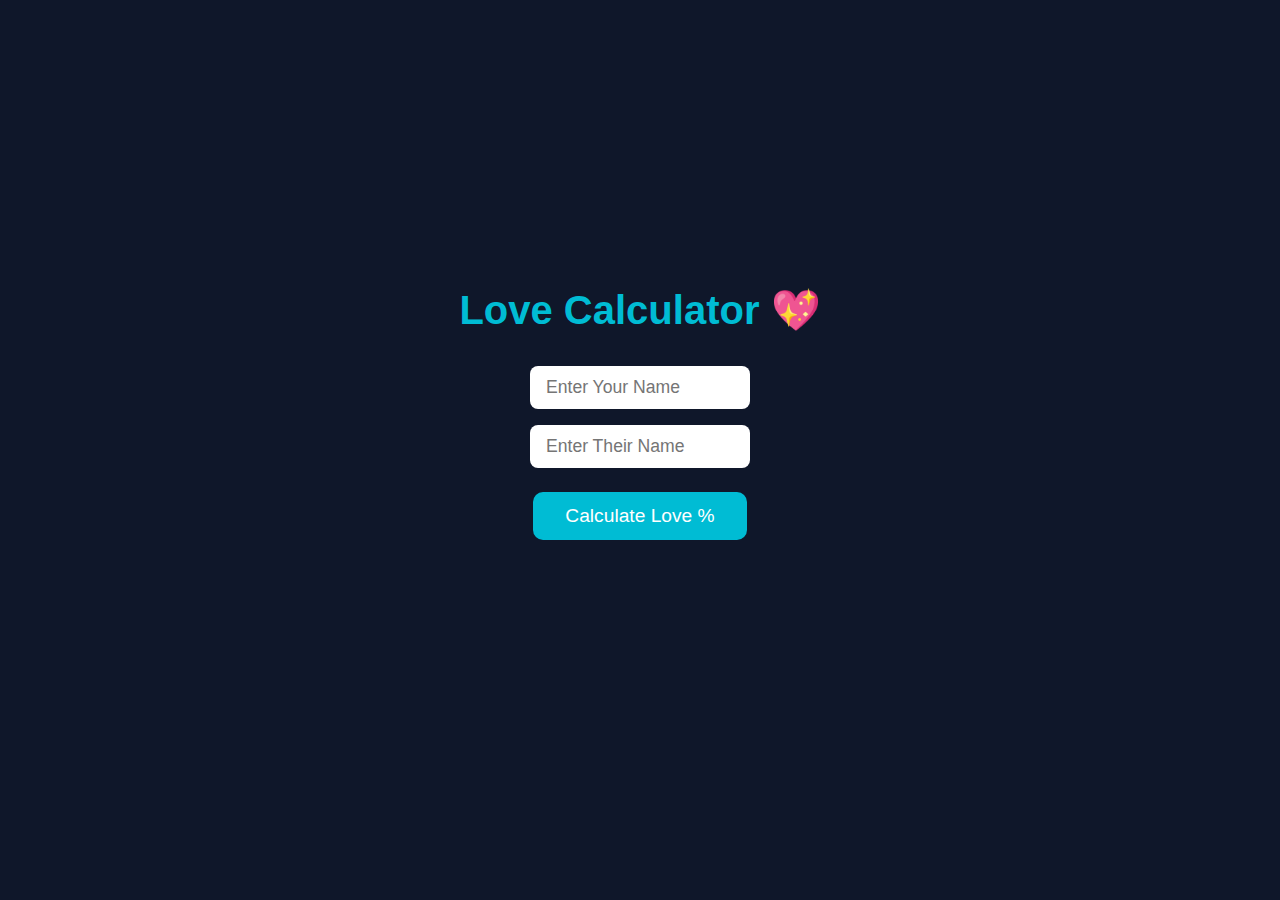
<file: pages/love.html>
<!DOCTYPE html>
<html lang="en">
<head>
<meta charset="UTF-8" />
<meta name="viewport" content="width=device-width, initial-scale=1" />
<title>Love Calculator - Geo Dev</title>
<style>
  /* Reset & base */
  * {
    box-sizing: border-box;
  }
  body {
    margin: 0; padding: 0;
    font-family: 'Segoe UI', Tahoma, Geneva, Verdana, sans-serif;
    background: #0f172a;
    color: #e2e8f0;
    display: flex;
    flex-direction: column;
    align-items: center;
    justify-content: center;
    min-height: 100vh;
    padding: 1rem;
  }
  h1 {
    color: #00bcd4;
    margin-bottom: 1.5rem;
    font-size: 2.5rem;
  }
  input {
    padding: 0.7rem 1rem;
    margin: 0.5rem;
    border-radius: 8px;
    border: none;
    width: 220px;
    font-size: 1.1rem;
    outline: none;
    transition: box-shadow 0.3s;
  }
  input:focus {
    box-shadow: 0 0 5px #00bcd4;
  }
  button {
    margin-top: 1rem;
    background: #00bcd4;
    border: none;
    padding: 0.8rem 2rem;
    font-size: 1.2rem;
    color: white;
    border-radius: 10px;
    cursor: pointer;
    transition: background 0.3s;
  }
  button:hover {
    background: #0097a7;
  }
  #result {
    margin-top: 2.5rem;
    font-size: 2.5rem;
    font-weight: 700;
    color: #fbbf24;
    min-height: 60px;
    text-align: center;
  }

  /* Heart animation */
  .heart {
    display: inline-block;
    width: 50px;
    height: 45px;
    position: relative;
    transform: rotate(-45deg);
    margin-left: 1rem;
    animation: pulse 1.5s infinite;
  }
  .heart::before,
  .heart::after {
    content: "";
    position: absolute;
    width: 50px;
    height: 45px;
    background: #f87171; /* pink/red */
    border-radius: 50%;
  }
  .heart::before {
    top: 0;
    left: 25px;
  }
  .heart::after {
    top: -25px;
    left: 0;
  }
  @keyframes pulse {
    0%, 100% {
      transform: rotate(-45deg) scale(1);
      filter: drop-shadow(0 0 3px #f87171);
    }
    50% {
      transform: rotate(-45deg) scale(1.1);
      filter: drop-shadow(0 0 10px #f87171);
    }
  }

  /* Responsive */
  @media (max-width: 480px) {
    input {
      width: 100%;
    }
    button {
      width: 100%;
    }
    #result {
      font-size: 2rem;
    }
  }
</style>
</head>
<body>

  <h1>Love Calculator 💖</h1>

  <input id="name1" type="text" placeholder="Enter Your Name" />
  <input id="name2" type="text" placeholder="Enter Their Name" />
  <button onclick="calculateLove()">Calculate Love %</button>

  <div id="result"></div>

  <script>
    function calculateLove() {
      const name1 = document.getElementById('name1').value.trim().toLowerCase();
      const name2 = document.getElementById('name2').value.trim().toLowerCase();
      const resultDiv = document.getElementById('result');

      if (!name1 || !name2) {
        alert('Please enter both names!');
        return;
      }

      // Function to count common letters between two names
      function countCommonLetters(a, b) {
        let count = 0;
        const usedIndexes = new Set();

        for (let i = 0; i < a.length; i++) {
          for (let j = 0; j < b.length; j++) {
            if (a[i] === b[j] && !usedIndexes.has(j)) {
              count++;
              usedIndexes.add(j);
              break;
            }
          }
        }
        return count;
      }

      // Calculate love score based on common letters and lengths
      const commonLetters = countCommonLetters(name1, name2);
      const maxLength = Math.max(name1.length, name2.length);
      let loveScore = Math.floor((commonLetters / maxLength) * 100);

      // Clamp values between 10 and 100 for better results
      loveScore = Math.min(Math.max(loveScore, 10), 100);

      // Animate the love score count-up
      let current = 0;
      resultDiv.innerHTML = '';
      const heart = document.createElement('span');
      heart.classList.add('heart');
      resultDiv.appendChild(heart);

      const interval = setInterval(() => {
        if (current >= loveScore) {
          clearInterval(interval);
          resultDiv.innerHTML = `${capitalize(name1)} ❤️ ${capitalize(name2)} = ${loveScore}% Love!`;
          resultDiv.appendChild(heart);
        } else {
          resultDiv.textContent = `${current}%`;
          resultDiv.appendChild(heart);
          current++;
        }
      }, 20);

      // Capitalize function for nice display
      function capitalize(str) {
        return str.charAt(0).toUpperCase() + str.slice(1);
      }
    }
  </script>

</body>
</html>
</file>
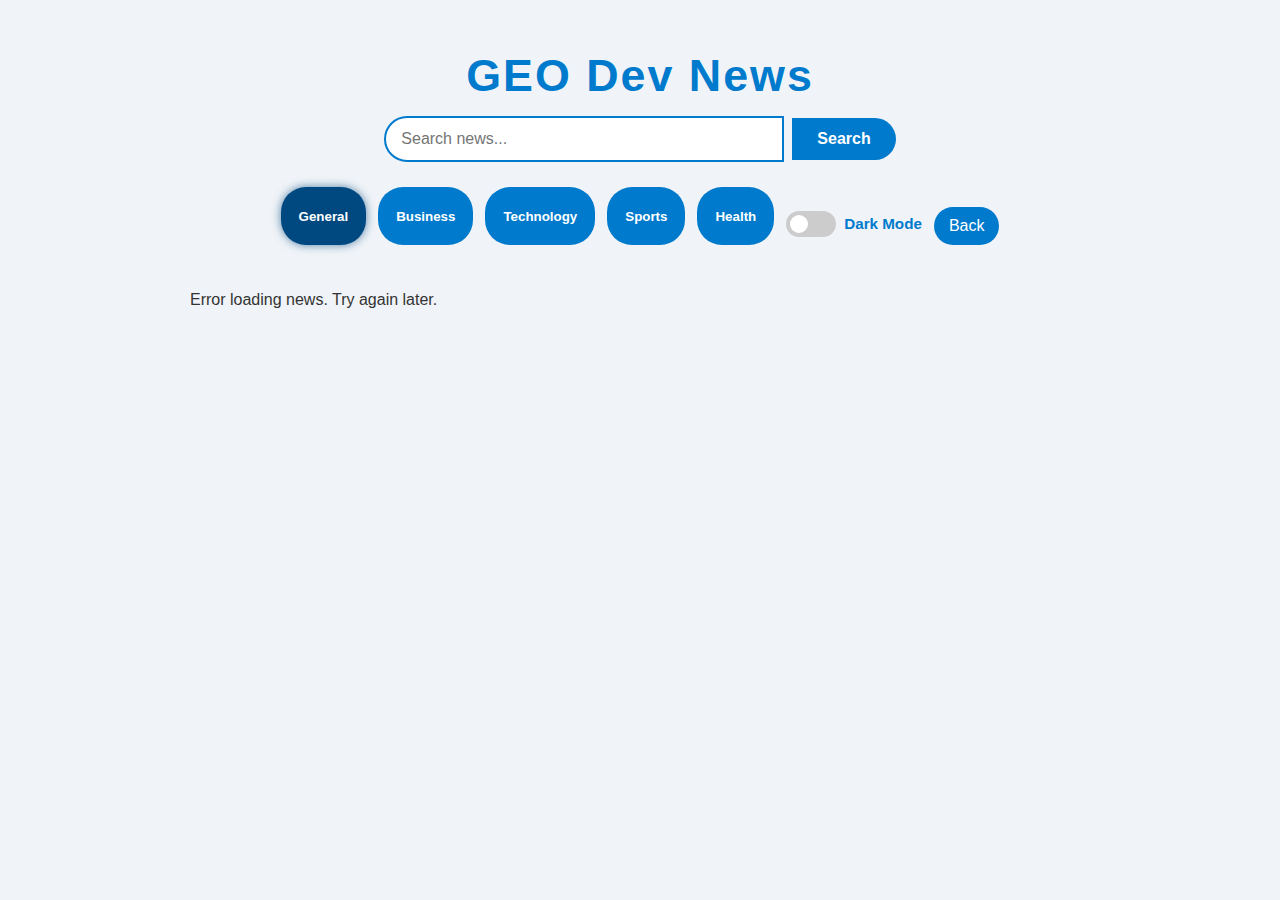
<file: pages/new.html>
<!DOCTYPE html>
<html lang="en">
<head>
<meta charset="UTF-8" />
<meta name="viewport" content="width=device-width, initial-scale=1" />
<title>GEO Dev News App</title>
<link rel="stylesheet" href="../css/new.css" />
</head>
<body>
<header>
  

  <h1>GEO Dev News</h1>  
  <div class="search-wrapper">
    <input type="text" id="searchInput" placeholder="Search news..." />
    <button id="searchBtn">Search</button>
  </div>

  <button id="menuToggle" aria-label="Toggle menu">&#9776;</button>

  <nav id="categories" class="closed">
    <button data-category="general" class="category-btn active">General</button>
    <button data-category="business" class="category-btn">Business</button>
    <button data-category="technology" class="category-btn">Technology</button>
    <button data-category="sports" class="category-btn">Sports</button>
    <button data-category="health" class="category-btn">Health</button>
     <div class="toggle-wrapper">
  <label class="switch">
    <input type="checkbox" id="darkModeToggle" />
    <span class="slider"></span>
  </label>
  <span>Dark Mode</span>
</div>
  <a href="../index.html" class="limk">Back</a>
  </nav>
  
 
</header>


  <main id="newsContainer">
    <!-- News articles will appear here -->
  </main>

  <script src="../js/script.js"></script>
</body>
</html>
</file>
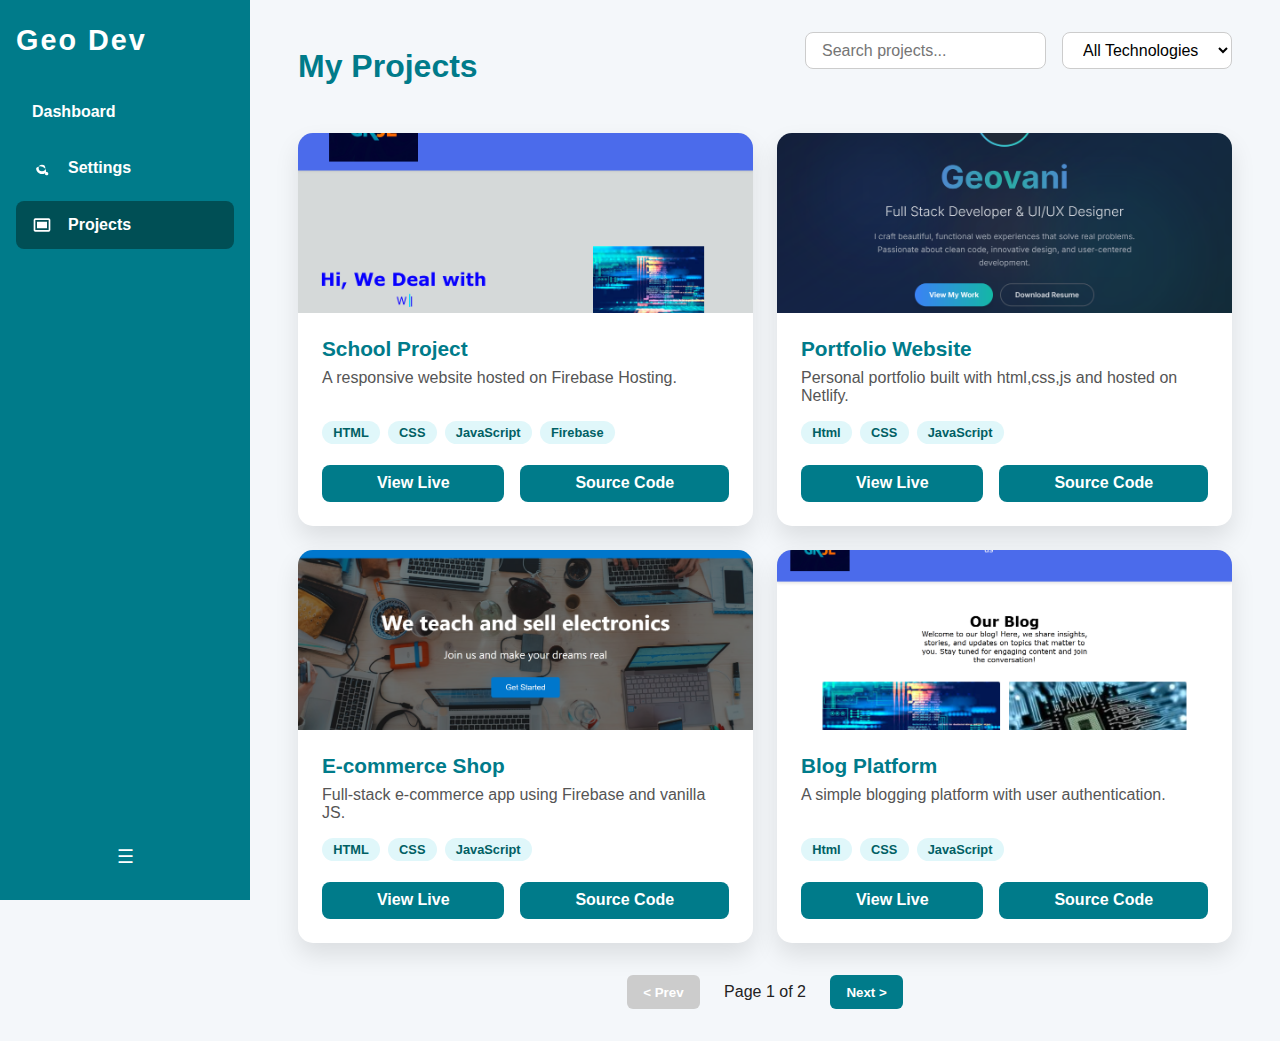
<file: pages/project2.html>
<!DOCTYPE html>
<html lang="en">
<head>
<meta charset="UTF-8" />
<meta name="viewport" content="width=device-width, initial-scale=1" />
<title>Geo Dev | Projects</title>
<style>
  /* Reset & base */
  * {
    box-sizing: border-box;
    margin: 0; padding: 0;
  }
  body {
    font-family: 'Segoe UI', Tahoma, Geneva, Verdana, sans-serif;
    background-color: #f4f7fa;
    color: #222;
    min-height: 100vh;
    display: flex;
    overflow-x: hidden;
  }
  body.dark {
    background-color: #121212;
    color: #eee;
  }
    a {
        text-decoration: none;
        color: inherit;
    }
    a:hover {
        color: #007b8a;
    }
    /* Accessibility */
    [role="navigation"] {
        outline: none;
    }

  /* Sidebar */
  #sidebar {
    position: fixed;
    left: 0; top: 0; bottom: 0;
    width: 250px;
    background-color: #007b8a;
    color: white;
    display: flex;
    flex-direction: column;
    padding: 1.5rem 1rem;
    transition: width 0.3s ease;
    z-index: 1000;
  }
  #sidebar.collapsed {
    width: 70px;
  }
  #sidebar .logo {
    font-size: 1.8rem;
    font-weight: 700;
    letter-spacing: 2px;
    margin-bottom: 2rem;
    white-space: nowrap;
    user-select: none;
  }
  #sidebar.collapsed .logo {
    text-align: center;
    font-size: 1.4rem;
    letter-spacing: 1px;
  }
  #sidebar nav {
    flex-grow: 1;
  }
  #sidebar nav a {
    display: flex;
    align-items: center;
    gap: 1rem;
    padding: 0.9rem 1rem;
    margin-bottom: 0.5rem;
    border-radius: 8px;
    font-weight: 600;
    transition: background-color 0.3s ease;
  }
  #sidebar nav a:hover, #sidebar nav a.active {
    background-color: #004f55;
  }
  #sidebar.collapsed nav a span.text {
    display: none;
  }
  #sidebar nav a svg {
    min-width: 20px;
    fill: white;
  }
  #sidebar .toggle-btn {
    background: none;
    border: none;
    color: white;
    padding: 0.5rem 1rem;
    margin-top: auto;
    font-size: 1.2rem;
  }
  #sidebar.collapsed .toggle-btn {
    text-align: center;
  }

  /* Main Content */
  #main-content {
    margin-left: 250px;
    padding: 2rem 3rem;
    flex-grow: 1;
    transition: margin-left 0.3s ease;
  }
  #sidebar.collapsed + #main-content {
    margin-left: 70px;
  }

  /* Header */
  header#main-header {
    display: flex;
    justify-content: space-between;
    align-items: center;
    margin-bottom: 2rem;
    flex-wrap: wrap;
    gap: 1rem;
  }
  header#main-header h1 {
    font-size: 2rem;
    color: #007b8a;
  }

  /* Filter/Search */
  #filters {
    display: flex;
    gap: 1rem;
    flex-wrap: wrap;
    margin-bottom: 2rem;
  }
  #filters input[type="search"] {
    flex-grow: 1;
    padding: 0.5rem 1rem;
    border-radius: 8px;
    border: 1.5px solid #ccc;
    font-size: 1rem;
  }
  #filters select {
    padding: 0.5rem 1rem;
    border-radius: 8px;
    border: 1.5px solid #ccc;
    font-size: 1rem;
    background: white;
    cursor: pointer;
  }

  /* Projects Grid */
  .projects-grid {
    display: grid;
    grid-template-columns: repeat(auto-fit, minmax(300px,1fr));
    gap: 1.5rem;
  }
  .project-card {
    background: white;
    border-radius: 15px;
    box-shadow: 0 12px 25px rgba(0,0,0,0.1);
    display: flex;
    flex-direction: column;
    overflow: hidden;
    transition: transform 0.3s ease, box-shadow 0.3s ease;
  }
  body.dark .project-card {
    background: #1e1e1e;
    box-shadow: 0 12px 25px rgba(255,255,255,0.05);
  }
  .project-card:hover {
    transform: translateY(-6px);
    box-shadow: 0 25px 40px rgba(0,0,0,0.2);
  }
  .project-image {
    width: 100%;
    height: 180px;
    object-fit: cover;
    background: #ddd url('https://via.placeholder.com/600x400?text=Project+Image') center center no-repeat;
  }
  .project-content {
    padding: 1.5rem;
    flex-grow: 1;
    display: flex;
    flex-direction: column;
  }
  .project-title {
    font-size: 1.3rem;
    font-weight: 700;
    margin-bottom: 0.5rem;
    color: #007b8a;
  }
  body.dark .project-title {
    color: #66c2d9;
  }
  .project-desc {
    flex-grow: 1;
    color: #555;
    margin-bottom: 1rem;
  }
  body.dark .project-desc {
    color: #ccc;
  }
  .project-tags {
    margin-bottom: 1rem;
  }
  .tag {
    display: inline-block;
    background: #e0f7fa;
    color: #006064;
    font-weight: 600;
    padding: 0.25rem 0.7rem;
    border-radius: 15px;
    font-size: 0.8rem;
    margin-right: 0.5rem;
    margin-bottom: 0.3rem;
  }
  body.dark .tag {
    background: #004f55;
    color: #a0d9db;
  }
  .project-links {
    display: flex;
    gap: 1rem;
  }
  .btn {
    flex-grow: 1;
    text-align: center;
    padding: 0.6rem 1rem;
    border-radius: 8px;
    font-weight: 600;
    background: #007b8a;
    color: white;
    text-decoration: none;
    transition: background-color 0.3s ease;
  }
  .btn:hover {
    background: #005f64;
  }

  /* Pagination */
  #pagination {
    margin-top: 2rem;
    text-align: center;
  }
  #pagination button {
    background: #007b8a;
    border: none;
    color: white;
    padding: 0.6rem 1rem;
    margin: 0 0.25rem;
    border-radius: 6px;
    cursor: pointer;
    font-weight: 600;
    transition: background-color 0.3s ease;
  }
  #pagination button:disabled {
    background: #ccc;
    cursor: not-allowed;
  }
  #pagination button:hover:not(:disabled) {
    background: #005f64;
  }

  /* Responsive */
  @media (max-width: 900px) {
    #main-content {
      padding: 1.5rem 1rem;
    }
  }
</style>
</head>
<body>

<!-- Sidebar -->
<div id="sidebar" aria-label="Sidebar navigation">
  <div class="logo" title="Geo Dev">Geo Dev</div>
  <nav role="navigation" aria-label="Main menu">
    <a href="./dashboard.html" >
      <span class="text">Dashboard</span>
    </a>
    <a href="./setting.html" aria-label="Go to Settings">
      <svg viewBox="0 0 24 24" width="20" height="20"><path fill="white" d="M12 8a4 4 0 1 0 0 8 4 4 0 0 0 0-8zm-7 4a7 7 0 0 1 12 4.9 2 2 0 1 1-1.3 1.3A7 7 0 0 1 5 12z"/></svg>
      <span class="text">Settings</span>
    </a>
    <a href="./project2.html" class="active" aria-current="page" aria-label="Current page Projects">
      <svg viewBox="0 0 24 24" width="20" height="20"><path fill="white" d="M20 6H4v12h16V6zm0-2c1.1 0 2 .9 2 2v12a2 2 0 0 1-2 2H4c-1.1 0-2-.9-2-2V6a2 2 0 0 1 2-2h16zM6 8h12v8H6V8z"/></svg>
      <span class="text">Projects</span>
    </a>
  </nav>
  <button class="toggle-btn" aria-label="Toggle sidebar">&#9776;</button>
</div>


<!-- Main Content -->
<div id="main-content">
  <header id="main-header">
    <h1>My Projects</h1>
    <div id="filters">
      <input type="search" id="searchInput" placeholder="Search projects..." aria-label="Search projects" />
      <select id="techFilter" aria-label="Filter projects by technology">
        <option value="">All Technologies</option>
        <option value="HTML">HTML</option>
        <option value="CSS">CSS</option>
        <option value="JavaScript">JavaScript</option>
      </select>
    </div>
  </header>

  <div class="projects-grid" id="projectsGrid" aria-live="polite" aria-atomic="true">
    <!-- Project cards inserted here by JS -->
  </div>

  <div id="pagination" role="navigation" aria-label="Project pagination">
    <button id="prevPage" aria-label="Previous page">&lt; Prev</button>
    <span id="pageInfo" aria-live="polite" style="margin: 0 1rem;"></span>
    <button id="nextPage" aria-label="Next page">Next &gt;</button>
  </div>
</div>

<script>
  // Sidebar toggle
  const sidebar = document.getElementById('sidebar');
  const toggleBtn = sidebar.querySelector('.toggle-btn');
  toggleBtn.addEventListener('click', () => {
    sidebar.classList.toggle('collapsed');
  });

  // Sample project data (replace with real data or API calls)
  const projects = [
    {
      title: "School Project",
      description: "A responsive website hosted on Firebase Hosting.",
      tech: ["HTML", "CSS", "JavaScript", "Firebase"],
      imageUrl: "/assets/school.png",
    },
    {
      title: "Portfolio Website",
      description: "Personal portfolio built with html,css,js and hosted on Netlify.",
      tech: ["Html", "CSS", "JavaScript"],
      imageUrl: "/assets/portiforiol.png"
    },
    {
      title: "E-commerce Shop",
      description: "Full-stack e-commerce app using Firebase and vanilla JS.",
      tech: ["HTML", "CSS", "JavaScript", ],
      imageUrl: "/assets/clean.png",
    },
    {
      title: "Blog Platform",
      description: "A simple blogging platform with user authentication.",
      tech: ["Html", "CSS", "JavaScript"],
      imageUrl: "/assets/bloh.png"
    },
    {
      title: "Weather App",
      description: "Live weather updates using OpenWeather API.",
      tech: ["HTML", "CSS", "JavaScript"],
      imageUrl: "/assets/weather.jpeg"
    },
    {
      title: "Task Manager",
      description: "Task organizer with drag-and-drop UI built in React.",
      tech: ["Html", "CSS", "JavaScript"],
      imageUrl: "/assets/task.jpeg"
    },
    // Add more projects as needed
  ];

  const projectsPerPage = 4;
  let currentPage = 1;
  let filteredProjects = [...projects];

  const projectsGrid = document.getElementById('projectsGrid');
  const searchInput = document.getElementById('searchInput');
  const techFilter = document.getElementById('techFilter');
  const prevBtn = document.getElementById('prevPage');
  const nextBtn = document.getElementById('nextPage');
  const pageInfo = document.getElementById('pageInfo');

  function renderProjects() {
    projectsGrid.innerHTML = '';

    const start = (currentPage - 1) * projectsPerPage;
    const end = start + projectsPerPage;
    const projectsToShow = filteredProjects.slice(start, end);

    if (projectsToShow.length === 0) {
      projectsGrid.innerHTML = '<p>No projects found.</p>';
      pageInfo.textContent = '';
      prevBtn.disabled = true;
      nextBtn.disabled = true;
      return;
    }

    projectsToShow.forEach(project => {
      const card = document.createElement('article');
      card.classList.add('project-card');

      card.innerHTML = `
        <img src="${project.imageUrl}" alt="${project.title} screenshot" class="project-image" loading="lazy" />
        <div class="project-content">
          <h3 class="project-title">${project.title}</h3>
          <p class="project-desc">${project.description}</p>
          <div class="project-tags">
            ${project.tech.map(t => `<span class="tag">${t}</span>`).join('')}
          </div>
          <div class="project-links">
            <a href="${project.liveUrl}" target="_blank" rel="noopener noreferrer" class="btn" aria-label="View live project ${project.title}">View Live</a>
            <a href="${project.sourceUrl}" target="_blank" rel="noopener noreferrer" class="btn" aria-label="View source code for ${project.title}">Source Code</a>
          </div>
        </div>
      `;
      projectsGrid.appendChild(card);
    });

    pageInfo.textContent = `Page ${currentPage} of ${Math.ceil(filteredProjects.length / projectsPerPage)}`;
    prevBtn.disabled = currentPage === 1;
    nextBtn.disabled = currentPage === Math.ceil(filteredProjects.length / projectsPerPage);
  }

  function applyFilters() {
    const searchTerm = searchInput.value.toLowerCase();
    const tech = techFilter.value;

    filteredProjects = projects.filter(project => {
      const matchesSearch = project.title.toLowerCase().includes(searchTerm) || project.description.toLowerCase().includes(searchTerm);
      const matchesTech = tech ? project.tech.includes(tech) : true;
      return matchesSearch && matchesTech;
    });
    currentPage = 1;
    renderProjects();
  }

  // Event listeners
  searchInput.addEventListener('input', applyFilters);
  techFilter.addEventListener('change', applyFilters);
  prevBtn.addEventListener('click', () => {
    if (currentPage > 1) {
      currentPage--;
      renderProjects();
      window.scrollTo({top:0, behavior:'smooth'});
    }
  });
  nextBtn.addEventListener('click', () => {
    if (currentPage < Math.ceil(filteredProjects.length / projectsPerPage)) {
      currentPage++;
      renderProjects();
      window.scrollTo({top:0, behavior:'smooth'});
    }
  });

  // Initialize
  renderProjects();
</script>
</body>
</html>
</file>
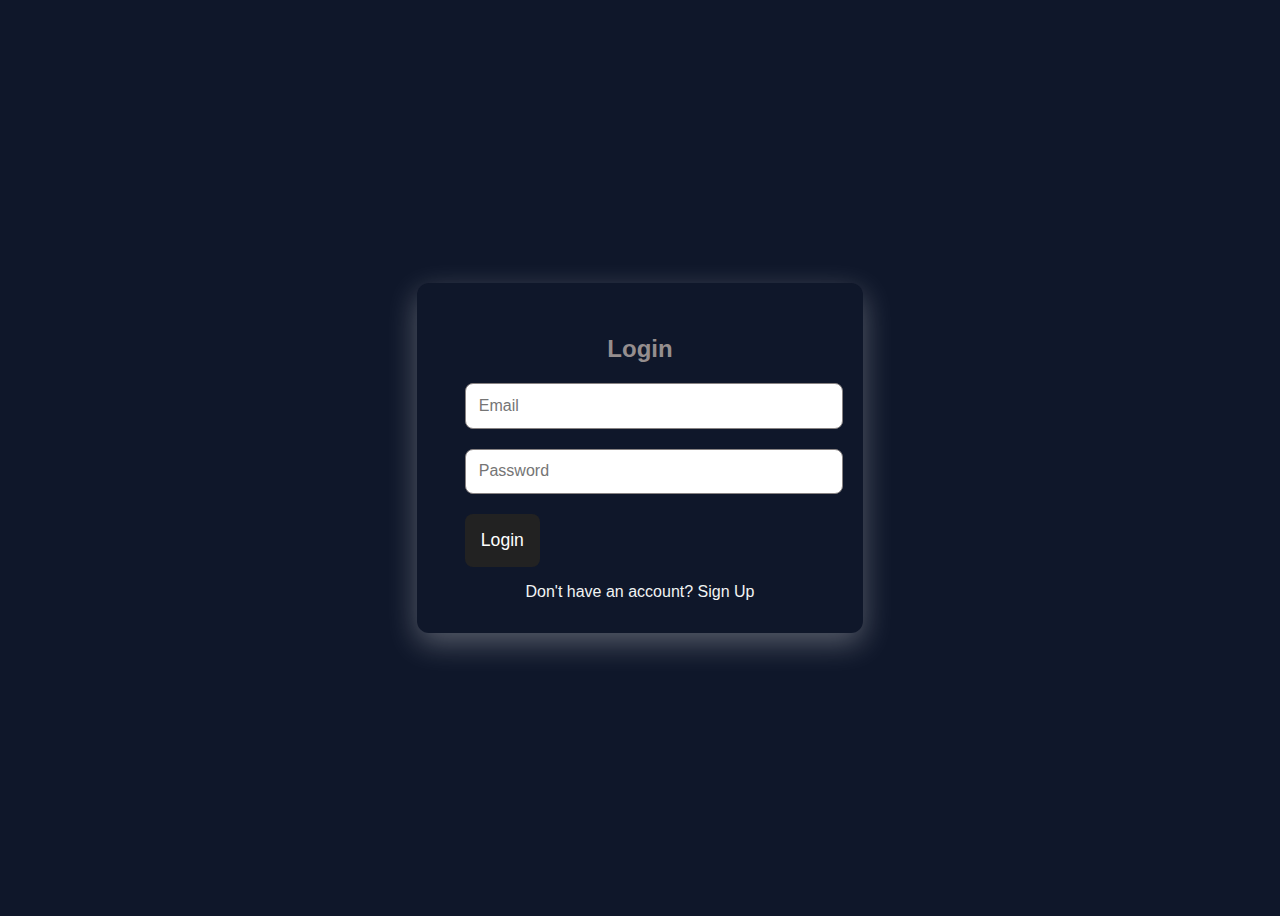
<file: pages/setting.html>
<!DOCTYPE html>
<html lang="en">
<head>
<meta charset="UTF-8" />
<meta name="viewport" content="width=device-width, initial-scale=1" />
<title>Geo Dev | Settings</title>
<style>
  /* Reset & base */
  * {
    box-sizing: border-box;
    margin: 0; padding: 0;
  }
  body {
    font-family: 'Segoe UI', Tahoma, Geneva, Verdana, sans-serif;
    background-color: #f4f7fa;
    color: #333;
    min-height: 100vh;
    display: flex;
    overflow-x: hidden;
    transition: background-color 0.3s, color 0.3s;
  }
  body.dark {
    background-color: #121212;
    color: #eee;
  }
  a {
    text-decoration: none;
    color: inherit;
  }
  button {
    cursor: pointer;
  }

  /* Sidebar (reuse from dashboard) */
  #sidebar {
    position: fixed;
    left: 0; top: 0; bottom: 0;
    width: 250px;
    background-color: #007b8a;
    color: white;
    display: flex;
    flex-direction: column;
    padding: 1.5rem 1rem;
    transition: width 0.3s ease;
    z-index: 1000;
  }
  #sidebar.collapsed {
    width: 70px;
  }
  #sidebar .logo {
    font-size: 1.8rem;
    font-weight: 700;
    letter-spacing: 2px;
    margin-bottom: 2rem;
    white-space: nowrap;
    user-select: none;
  }
  #sidebar.collapsed .logo {
    text-align: center;
    font-size: 1.4rem;
    letter-spacing: 1px;
  }
  #sidebar nav {
    flex-grow: 1;
  }
  #sidebar nav a {
    display: flex;
    align-items: center;
    gap: 1rem;
    padding: 0.9rem 1rem;
    margin-bottom: 0.5rem;
    border-radius: 8px;
    font-weight: 600;
    transition: background-color 0.3s ease;
  }
  #sidebar nav a:hover, #sidebar nav a.active {
    background-color: #004f55;
  }
  #sidebar.collapsed nav a span.text {
    display: none;
  }
  #sidebar nav a svg {
    min-width: 20px;
    fill: white;
  }
  #sidebar .toggle-btn {
    background: none;
    border: none;
    color: white;
    padding: 0.5rem 1rem;
    margin-top: auto;
    font-size: 1.2rem;
  }
  #sidebar.collapsed .toggle-btn {
    text-align: center;
  }

  /* Main Content */
  #main-content {
    margin-left: 250px;
    padding: 2rem 3rem;
    flex-grow: 1;
    transition: margin-left 0.3s ease;
  }
  #sidebar.collapsed + #main-content {
    margin-left: 70px;
  }

  /* Header */
  header#main-header {
    display: flex;
    justify-content: space-between;
    align-items: center;
    margin-bottom: 2rem;
    flex-wrap: wrap;
    gap: 1rem;
  }
  header#main-header h1 {
    font-size: 2rem;
    color: #007b8a;
  }

  /* Form Styles */
  form {
    background: white;
    border-radius: 15px;
    padding: 2rem;
    box-shadow: 0 12px 25px rgba(0,0,0,0.1);
    max-width: 800px;
    margin-bottom: 2rem;
    transition: background-color 0.3s, color 0.3s;
  }
  body.dark form {
    background: #1e1e1e;
    color: #eee;
  }
  form h2 {
    margin-bottom: 1rem;
    color: #007b8a;
  }
  body.dark form h2 {
    color: #66c2d9;
  }
  label {
    display: block;
    font-weight: 600;
    margin-bottom: 0.5rem;
  }
  input[type="text"],
  input[type="email"],
  input[type="password"],
  input[type="tel"] {
    width: 100%;
    padding: 0.6rem 1rem;
    border-radius: 8px;
    border: 1.5px solid #ccc;
    font-size: 1rem;
    margin-bottom: 1.25rem;
    transition: border-color 0.3s ease;
    background: white;
    color: #333;
  }
  body.dark input[type="text"],
  body.dark input[type="email"],
  body.dark input[type="password"],
  body.dark input[type="tel"] {
    background: #2a2a2a;
    color: #eee;
    border-color: #555;
  }
  input[type="text"]:focus,
  input[type="email"]:focus,
  input[type="password"]:focus,
  input[type="tel"]:focus {
    outline: none;
    border-color: #007b8a;
  }

  /* Toggle switches */
  .toggle-switch {
    position: relative;
    display: inline-block;
    width: 50px;
    height: 26px;
    margin-right: 10px;
    vertical-align: middle;
  }
  .toggle-switch input {
    opacity: 0;
    width: 0;
    height: 0;
  }
  .slider {
    position: absolute;
    cursor: pointer;
    top: 0; left: 0; right: 0; bottom: 0;
    background-color: #ccc;
    transition: 0.4s;
    border-radius: 26px;
  }
  .slider:before {
    position: absolute;
    content: "";
    height: 22px;
    width: 22px;
    left: 2px;
    bottom: 2px;
    background-color: white;
    transition: 0.4s;
    border-radius: 50%;
  }
  input:checked + .slider {
    background-color: #007b8a;
  }
  input:checked + .slider:before {
    transform: translateX(24px);
  }

  /* Preference group */
  .preference {
    display: flex;
    align-items: center;
    margin-bottom: 1.5rem;
  }
  .preference label {
    flex-grow: 1;
    margin-bottom: 0;
    user-select: none;
  }

  /* Buttons */
  .btn {
    background: #007b8a;
    color: white;
    padding: 0.8rem 1.8rem;
    border: none;
    border-radius: 10px;
    font-weight: 600;
    cursor: pointer;
    transition: background-color 0.3s ease;
    margin-right: 1rem;
    user-select: none;
  }
  .btn:hover {
    background: #005f64;
  }
  .btn-secondary {
    background: #ccc;
    color: #333;
  }
  .btn-secondary:hover {
    background: #999;
  }

  /* Feedback messages */
  .feedback {
    margin-top: 0.5rem;
    font-size: 0.9rem;
    color: #e74c3c;
  }
  .feedback.success {
    color: #27ae60;
  }

  /* Section */
  section.settings-section {
    margin-bottom: 3rem;
  }

  /* Responsive */
  @media (max-width: 900px) {
    #main-content {
      padding: 1.5rem 1rem;
    }
  }
  @media (max-width: 600px) {
    header#main-header {
      flex-direction: column;
      align-items: stretch;
    }
  }
</style>
</head>
<body>

<!-- Sidebar -->
<div id="sidebar" aria-label="Sidebar navigation">
  <div class="logo" title="Geo Dev">Geo Dev</div>
  <nav role="navigation" aria-label="Settings menu">
    <a href="./dashboard.html" aria-label="Go to Dashboard">
      <svg viewBox="0 0 24 24" width="20" height="20"><path fill="white" d="M3 13h8V3H3v10zm0 8h8v-6H3v6zm10 0h8v-10h-8v10zm0-18v6h8V3h-8z"/></svg>
      <span class="text">Dashboard</span>
    </a>
    <a href="#" class="active" aria-current="page" aria-label="Current page Settings">
      <svg viewBox="0 0 24 24" width="20" height="20"><path fill="white" d="M12 8a4 4 0 1 0 0 8 4 4 0 0 0 0-8zm-7 4a7 7 0 0 1 12 4.9 2 2 0 1 1-1.3 1.3A7 7 0 0 1 5 12z"/></svg>
      <span class="text">Settings</span>
    </a>
  </nav>
  <button class="toggle-btn" aria-label="Toggle sidebar">&#9776;</button>
</div>

<!-- Main Content -->
<div id="main-content">
  <header id="main-header">
    <h1>Settings</h1>
  </header>

  <!-- Profile Settings -->
  <section class="settings-section" aria-labelledby="profileSettingsTitle">
    <h2 id="profileSettingsTitle">Profile Settings</h2>
    <form id="profileForm" novalidate>
      <label for="usernameInput">Full Name</label>
      <input type="text" id="usernameInput" name="username" placeholder="Your full name" required minlength="3" />
      <span class="feedback" id="usernameFeedback"></span>

      <label for="emailInput">Email Address</label>
      <input type="email" id="emailInput" name="email" placeholder="you@example.com" required />
      <span class="feedback" id="emailFeedback"></span>

      <label for="phoneInput">Phone Number</label>
      <input type="tel" id="phoneInput" name="phone" placeholder="+250 7XX XXX XXX" pattern="^\+?\d{7,15}$" />
      <span class="feedback" id="phoneFeedback"></span>

      <button type="submit" class="btn">Save Profile</button>
      <button type="reset" class="btn btn-secondary">Reset</button>
      <div id="profileMsg" class="feedback" aria-live="polite"></div>
    </form>
  </section>

  <!-- Password Change -->
  <section class="settings-section" aria-labelledby="passwordChangeTitle">
    <h2 id="passwordChangeTitle">Change Password</h2>
    <form id="passwordForm" novalidate>
      <label for="currentPassword">Current Password</label>
      <input type="password" id="currentPassword" name="currentPassword" placeholder="Current password" required minlength="6" />
      <span class="feedback" id="currentPasswordFeedback"></span>

      <label for="newPassword">New Password</label>
      <input type="password" id="newPassword" name="newPassword" placeholder="New password" required minlength="6" />
      <span class="feedback" id="newPasswordFeedback"></span>

      <label for="confirmPassword">Confirm New Password</label>
      <input type="password" id="confirmPassword" name="confirmPassword" placeholder="Confirm new password" required minlength="6" />
      <span class="feedback" id="confirmPasswordFeedback"></span>

      <button type="submit" class="btn">Update Password</button>
      <button type="reset" class="btn btn-secondary">Reset</button>
      <div id="passwordMsg" class="feedback" aria-live="polite"></div>
    </form>
  </section>

  <!-- Preferences -->
  <section class="settings-section" aria-labelledby="preferencesTitle">
    <h2 id="preferencesTitle">Preferences</h2>
    <form id="preferencesForm" novalidate>
      <div class="preference">
        <label for="darkModePref">Dark Mode</label>
        <label class="toggle-switch" aria-label="Toggle dark mode">
          <input type="checkbox" id="darkModePref" />
          <span class="slider"></span>
        </label>
      </div>
      <div class="preference">
        <label for="notifPref">Enable Notifications</label>
        <label class="toggle-switch" aria-label="Toggle notifications">
          <input type="checkbox" id="notifPref" />
          <span class="slider"></span>
        </label>
      </div>

      <button type="submit" class="btn">Save Preferences</button>
      <div id="preferencesMsg" class="feedback" aria-live="polite"></div>
    </form>
  </section>

  <!-- Security Settings -->
  <section class="settings-section" aria-labelledby="securityTitle">
    <h2 id="securityTitle">Security Settings</h2>
    <form id="securityForm" novalidate>
      <div class="preference">
        <label for="twoFactorAuth">Two-Factor Authentication (2FA)</label>
        <label class="toggle-switch" aria-label="Toggle two-factor authentication">
          <input type="checkbox" id="twoFactorAuth" />
          <span class="slider"></span>
        </label>
      </div>
      <p style="font-size: 0.9rem; color: #777; max-width: 600px;">
        Two-Factor Authentication adds an extra layer of security by requiring a second form of verification when logging in.
      </p>

      <button type="submit" class="btn">Save Security Settings</button>
      <div id="securityMsg" class="feedback" aria-live="polite"></div>
    </form>
  </section>
</div>

<script>
  // Sidebar toggle (reuse from dashboard)
  const sidebar = document.getElementById('sidebar');
  const toggleBtn = sidebar.querySelector('.toggle-btn');
  toggleBtn.addEventListener('click', () => {
    sidebar.classList.toggle('collapsed');
  });

  // Load user data from localStorage (simulate)
  let users = JSON.parse(localStorage.getItem('users')) || {};
  let loggedInUser = JSON.parse(localStorage.getItem('loggedInUser'));
  if (!loggedInUser) {
    window.location.href = './login.html';
  }

  // Profile form elements
  const profileForm = document.getElementById('profileForm');
  const usernameInput = document.getElementById('usernameInput');
  const emailInput = document.getElementById('emailInput');
  const phoneInput = document.getElementById('phoneInput');

  const usernameFeedback = document.getElementById('usernameFeedback');
  const emailFeedback = document.getElementById('emailFeedback');
  const phoneFeedback = document.getElementById('phoneFeedback');
  const profileMsg = document.getElementById('profileMsg');

  // Password form elements
  const passwordForm = document.getElementById('passwordForm');
  const currentPassword = document.getElementById('currentPassword');
  const newPassword = document.getElementById('newPassword');
  const confirmPassword = document.getElementById('confirmPassword');

  const currentPasswordFeedback = document.getElementById('currentPasswordFeedback');
  const newPasswordFeedback = document.getElementById('newPasswordFeedback');
  const confirmPasswordFeedback = document.getElementById('confirmPasswordFeedback');
  const passwordMsg = document.getElementById('passwordMsg');

  // Preferences form
  const preferencesForm = document.getElementById('preferencesForm');
  const darkModePref = document.getElementById('darkModePref');
  const notifPref = document.getElementById('notifPref');
  const preferencesMsg = document.getElementById('preferencesMsg');

  // Security form
  const securityForm = document.getElementById('securityForm');
  const twoFactorAuth = document.getElementById('twoFactorAuth');
  const securityMsg = document.getElementById('securityMsg');

  // Initialize form with user data
  function loadUserData() {
    if (!loggedInUser) return;
    usernameInput.value = loggedInUser.username || '';
    emailInput.value = loggedInUser.email || '';
    phoneInput.value = users[loggedInUser.email]?.phone || '';

    // Preferences
    const darkMode = localStorage.getItem('darkMode') === 'true';
    darkModePref.checked = darkMode;
    notifPref.checked = users[loggedInUser.email]?.notificationsEnabled ?? true;

    // Security
    twoFactorAuth.checked = users[loggedInUser.email]?.twoFactorEnabled ?? false;

    applyDarkMode(darkMode);
  }

  // Dark mode helper
  function applyDarkMode(enabled) {
    if (enabled) {
      document.body.classList.add('dark');
    } else {
      document.body.classList.remove('dark');
    }
  }

  // Profile form validation & submission
  profileForm.addEventListener('submit', e => {
    e.preventDefault();
    clearProfileFeedback();

    let valid = true;

    if (usernameInput.value.trim().length < 3) {
      usernameFeedback.textContent = 'Please enter at least 3 characters.';
      valid = false;
    }
    if (!validateEmail(emailInput.value.trim())) {
      emailFeedback.textContent = 'Please enter a valid email address.';
      valid = false;
    }
    if (phoneInput.value.trim() && !validatePhone(phoneInput.value.trim())) {
      phoneFeedback.textContent = 'Enter a valid phone number (7 to 15 digits, optional +).';
      valid = false;
    }
    if (!valid) return;

    // Save user profile changes
    const oldEmail = loggedInUser.email;
    const newEmail = emailInput.value.trim();

    // If email changed, update keys in users object
    if (oldEmail !== newEmail) {
      users[newEmail] = users[oldEmail] || {};
      delete users[oldEmail];
      loggedInUser.email = newEmail;
    }

    loggedInUser.username = usernameInput.value.trim();
    users[newEmail] = users[newEmail] || {};
    users[newEmail].phone = phoneInput.value.trim();

    // Save updated data
    localStorage.setItem('loggedInUser', JSON.stringify(loggedInUser));
    localStorage.setItem('users', JSON.stringify(users));

    profileMsg.textContent = 'Profile updated successfully!';
    profileMsg.classList.remove('error');
    profileMsg.classList.add('success');
  });

  function clearProfileFeedback() {
    usernameFeedback.textContent = '';
    emailFeedback.textContent = '';
    phoneFeedback.textContent = '';
    profileMsg.textContent = '';
  }

  // Password form validation & submission
  passwordForm.addEventListener('submit', e => {
    e.preventDefault();
    clearPasswordFeedback();

    const currentPassValue = currentPassword.value.trim();
    const newPassValue = newPassword.value.trim();
    const confirmPassValue = confirmPassword.value.trim();

    if (currentPassValue.length < 6) {
      currentPasswordFeedback.textContent = 'Please enter your current password (min 6 chars).';
      return;
    }

    // Simulated current password check (in reality, verify on server)
    if (users[loggedInUser.email]?.password !== currentPassValue) {
      currentPasswordFeedback.textContent = 'Current password is incorrect.';
      return;
    }
    if (newPassValue.length < 6) {
      newPasswordFeedback.textContent = 'New password must be at least 6 characters.';
      return;
    }
    if (newPassValue !== confirmPassValue) {
      confirmPasswordFeedback.textContent = 'Passwords do not match.';
      return;
    }

    // Update password
    users[loggedInUser.email].password = newPassValue;
    localStorage.setItem('users', JSON.stringify(users));

    passwordMsg.textContent = 'Password updated successfully!';
    passwordMsg.classList.remove('error');
    passwordMsg.classList.add('success');

    // Reset form fields
    passwordForm.reset();
  });

  function clearPasswordFeedback() {
    currentPasswordFeedback.textContent = '';
    newPasswordFeedback.textContent = '';
    confirmPasswordFeedback.textContent = '';
    passwordMsg.textContent = '';
  }

  // Preferences form submission
  preferencesForm.addEventListener('submit', e => {
    e.preventDefault();
    preferencesMsg.textContent = '';

    // Save preferences
    const newDarkMode = darkModePref.checked;
    localStorage.setItem('darkMode', newDarkMode);
    applyDarkMode(newDarkMode);

    users[loggedInUser.email] = users[loggedInUser.email] || {};
    users[loggedInUser.email].notificationsEnabled = notifPref.checked;

    localStorage.setItem('users', JSON.stringify(users));
    preferencesMsg.textContent = 'Preferences saved!';
    preferencesMsg.classList.remove('error');
    preferencesMsg.classList.add('success');
  });

  // Security form submission
  securityForm.addEventListener('submit', e => {
    e.preventDefault();
    securityMsg.textContent = '';

    users[loggedInUser.email] = users[loggedInUser.email] || {};
    users[loggedInUser.email].twoFactorEnabled = twoFactorAuth.checked;

    localStorage.setItem('users', JSON.stringify(users));
    securityMsg.textContent = 'Security settings saved!';
    securityMsg.classList.remove('error');
    securityMsg.classList.add('success');
  });

  // Email validation helper
  function validateEmail(email) {
    const re = /^[^\s@]+@[^\s@]+\.[^\s@]+$/;
    return re.test(email);
  }
  // Phone validation helper (simple regex)
  function validatePhone(phone) {
    const re = /^\+?\d{7,15}$/;
    return re.test(phone);
  }

  // Initialize on page load
  loadUserData();
</script>
</body>
</html>
</file>
<file: css/new.css>
/* Reset and base styles */
* {
  box-sizing: border-box;
}

body {
  font-family: 'Segoe UI', Tahoma, Geneva, Verdana, sans-serif;
  background: #f0f4f8;
  margin: 0;
  padding: 20px;
  color: #333;
  min-height: 100vh;
  display: flex;
  flex-direction: column;
  align-items: center;
}

/* Header */
header {
  width: 100%;
  max-width: 900px;
  text-align: center;
  margin-bottom: 30px;
}

header h1 {
  font-size: 2.8rem;
  color: #007acc;
  margin-bottom: 15px;
  letter-spacing: 2px;
  user-select: none;
}

/* Search input and button */
#searchInput {
  width: 60%;
  max-width: 400px;
  padding: 12px 15px;
  border: 2px solid #007acc;
  border-radius: 30px 0 0 30px;
  font-size: 1rem;
  outline: none;
  transition: border-color 0.3s ease;
}

#searchInput:focus {
  border-color: #005fa3;
}

#searchBtn {
  padding: 12px 25px;
  border: none;
  background: #007acc;
  color: white;
  font-weight: 600;
  font-size: 1rem;
  border-radius: 0 30px 30px 0;
  cursor: pointer;
  transition: background-color 0.3s ease;
}

#searchBtn:hover {
  background: #005fa3;
}

/* Categories nav */
#categories {
  margin-top: 25px;
  display: flex;
  justify-content: center;
  flex-wrap: wrap;
  gap: 12px;
}

.category-btn {
  padding: 10px 18px;
  border: none;
  background: #007acc;
  color: white;
  font-weight: 600;
  border-radius: 25px;
  cursor: pointer;
  transition: background-color 0.3s ease, box-shadow 0.3s ease;
  user-select: none;
}

.category-btn:hover {
  background: #005fa3;
  box-shadow: 0 4px 8px rgba(0, 95, 163, 0.4);
}

.category-btn.active {
  background: #004880;
  box-shadow: 0 0 10px #004880aa;
  pointer-events: none;
}

/* News container */
#newsContainer {
  width: 100%;
  max-width: 900px;
  display: flex;
  flex-direction: column;
  gap: 25px;
}

/* Each article */
article {
  background: white;
  border-radius: 12px;
  padding: 20px 25px;
  box-shadow: 0 3px 8px rgba(0, 0, 0, 0.1);
  transition: box-shadow 0.3s ease;
  cursor: default;
}

article:hover {
  box-shadow: 0 8px 15px rgba(0, 0, 0, 0.15);
}

article h2 {
  margin-top: 0;
  color: #007acc;
  font-size: 1.5rem;
  user-select: text;
}

article img {
  max-width: 100%;
  margin: 15px 0;
  border-radius: 10px;
  object-fit: cover;
  box-shadow: 0 3px 6px rgba(0,0,0,0.1);
  user-select: none;
}

article p {
  font-size: 1rem;
  line-height: 1.5;
  color: #444;
  user-select: text;
  margin-bottom: 12px;
}

article a {
  color: #007acc;
  font-weight: 600;
  text-decoration: none;
  user-select: none;
  transition: color 0.3s ease;
}

article a:hover {
  color: #004880;
  text-decoration: underline;
}

/* Pagination */
#pagination {
  display: flex;
  justify-content: center;
  flex-wrap: wrap;
  gap: 8px;
  margin: 30px 0;
}

.page-btn {
  padding: 8px 14px;
  border: 1.8px solid #007acc;
  border-radius: 8px;
  background: white;
  color: #007acc;
  font-weight: 600;
  cursor: pointer;
  transition: all 0.3s ease;
  user-select: none;
}

.page-btn:hover {
  background: #007acc;
  color: white;
  box-shadow: 0 4px 10px rgba(0, 122, 204, 0.4);
}

.page-btn[style*="font-weight:bold"] {
  background: #004880 !important;
  color: white !important;
  border-color: #004880 !important;
  cursor: default;
}

/* Responsive */
@media (max-width: 600px) {
  #searchInput {
    width: 100%;
    border-radius: 25px;
    margin-bottom: 12px;
  }

  #searchBtn {
    width: 100%;
    border-radius: 25px;
  }

  #categories {
    flex-direction: column;
    gap: 8px;
  }
}

/* Search wrapper - to keep search input & button inline */
.search-wrapper {
  display: flex;
  justify-content: center;
  align-items: center;
  gap: 8px;
  margin-bottom: 15px;
}

/* Hamburger menu button - hidden on desktop */
#menuToggle {
  display: none;
  font-size: 2.2rem;
  background: none;
  border: none;
  color: #007acc;
  cursor: pointer;
  user-select: none;
  position: absolute;
  top: 18px;
  right: 20px;
  z-index: 1000;
  transition: color 0.3s ease;
}

#menuToggle:hover {
  color: #005fa3;
}

/* Categories nav default on desktop */
#categories {
  display: flex !important;
  justify-content: center;
  flex-wrap: wrap;
  gap: 12px;
  margin-top: 25px;
  position: static !important;
  background: none !important;
  padding: 0 !important;
  border-radius: 0 !important;
  box-shadow: none !important;
  transition: none !important;
}

/* Mobile styles */
@media (max-width: 700px) {
  /* Show hamburger */
  #menuToggle {
    display: block;
  }

  /* Hide categories by default */
  #categories.closed {
    display: none !important;
  }

  /* Show categories when open */
  #categories.open {
    display: flex !important;
    flex-direction: column;
    position: absolute;
    top: 60px;
    right: 20px;
    background: white;
    box-shadow: 0 8px 15px rgba(0, 0, 0, 0.15);
    border-radius: 10px;
    padding: 10px;
    width: 160px;
    z-index: 999;
  }

  /* Category buttons stack vertically on mobile */
  #categories.open .category-btn {
    margin: 6px 0;
  }

  /* Adjust header for relative positioning */
  header {
    position: relative;
    padding-bottom: 40px; /* to avoid overlap */
  }

  /* Search wrapper full width */
  .search-wrapper {
    width: 100%;
    justify-content: center;
  }

  #searchInput {
    width: 70%;
  }

  #searchBtn {
    width: auto;
  }
}
/* Toggle wrapper styling */
.toggle-wrapper {
  margin-top: 15px;
  display: flex;
  align-items: center;
  justify-content: center;
  gap: 8px;
  user-select: none;
  font-weight: 600;
  color: #007acc;
  font-size: 0.95rem;
}

/* Switch styling from https://www.w3schools.com/howto/howto_css_switch.asp */
.switch {
  position: relative;
  display: inline-block;
  width: 50px;
  height: 26px;
}

.switch input {
  opacity: 0;
  width: 0;
  height: 0;
}

.slider {
  position: absolute;
  cursor: pointer;
  top: 0; left: 0; right: 0; bottom: 0;
  background-color: #ccc;
  border-radius: 34px;
  transition: 0.4s;
}

.slider:before {
  position: absolute;
  content: "";
  height: 18px;
  width: 18px;
  left: 4px;
  bottom: 4px;
  background-color: white;
  border-radius: 50%;
  transition: 0.4s;
}

input:checked + .slider {
  background-color: #007acc;
}

input:checked + .slider:before {
  transform: translateX(24px);
}

/* DARK THEME VARIABLES */
:root {
  --bg-color: #f0f4f8;
  --text-color: #333;
  --header-color: #007acc;
  --article-bg: white;
  --article-shadow: rgba(0,0,0,0.1);
  --button-bg: #007acc;
  --button-bg-hover: #005fa3;
  --link-color: #007acc;
  --link-hover: #004880;
}

/* DARK MODE OVERRIDES */
body.dark-mode {
  background-color: #121212;
  color: #ddd;
}

body.dark-mode header h1 {
  color: var(--button-bg);
}

body.dark-mode .toggle-wrapper {
  color: var(--button-bg);
}

body.dark-mode #searchInput {
  background-color: #333;
  border-color: var(--button-bg);
  color: #ddd;
}

body.dark-mode #searchInput::placeholder {
  color: #bbb;
}

body.dark-mode #searchBtn {
  background-color: var(--button-bg);
  color: white;
}

body.dark-mode #searchBtn:hover {
  background-color: var(--button-bg-hover);
}

body.dark-mode #categories {
  background-color: #222;
  box-shadow: 0 8px 15px rgba(255 255 255 / 0.1);
}

body.dark-mode .category-btn {
  background-color: var(--button-bg);
  color: white;
  box-shadow: none;
}

body.dark-mode .category-btn:hover {
  background-color: var(--button-bg-hover);
  box-shadow: 0 4px 8px rgba(0 95 163 / 0.6);
}

body.dark-mode .category-btn.active {
  background-color: #004880;
  box-shadow: 0 0 10px #004880aa;
}

body.dark-mode article {
  background-color: #1e1e1e;
  box-shadow: 0 3px 8px rgba(255 255 255 / 0.05);
}

body.dark-mode article h2 {
  color: var(--button-bg);
}

body.dark-mode article p,
body.dark-mode article a {
  color: #ccc;
}

body.dark-mode article a:hover {
  color: var(--link-hover);
}

body.dark-mode #pagination {
  gap: 10px;
}

body.dark-mode .page-btn {
  background: #222;
  border-color: var(--button-bg);
  color: var(--button-bg);
}

body.dark-mode .page-btn:hover {
  background: var(--button-bg);
  color: white;
}

body.dark-mode .page-btn[style*="font-weight:bold"] {
  background: #004880 !important;
  color: white !important;
  border-color: #004880 !important;
}

/* Hamburger & other elements remain visible in dark mode */
body.dark-mode #menuToggle {
  color: var(--button-bg);
}

.limk {
  display: inline-block;
  margin-top: 20px;
  padding: 10px 15px;
  background: var(--button-bg);
  color: white;
  border-radius: 30px;
  text-decoration: none;
  transition: background-color 0.3s ease;
}
.limk:hover {
  background: var(--button-bg-hover);
}
</file>
